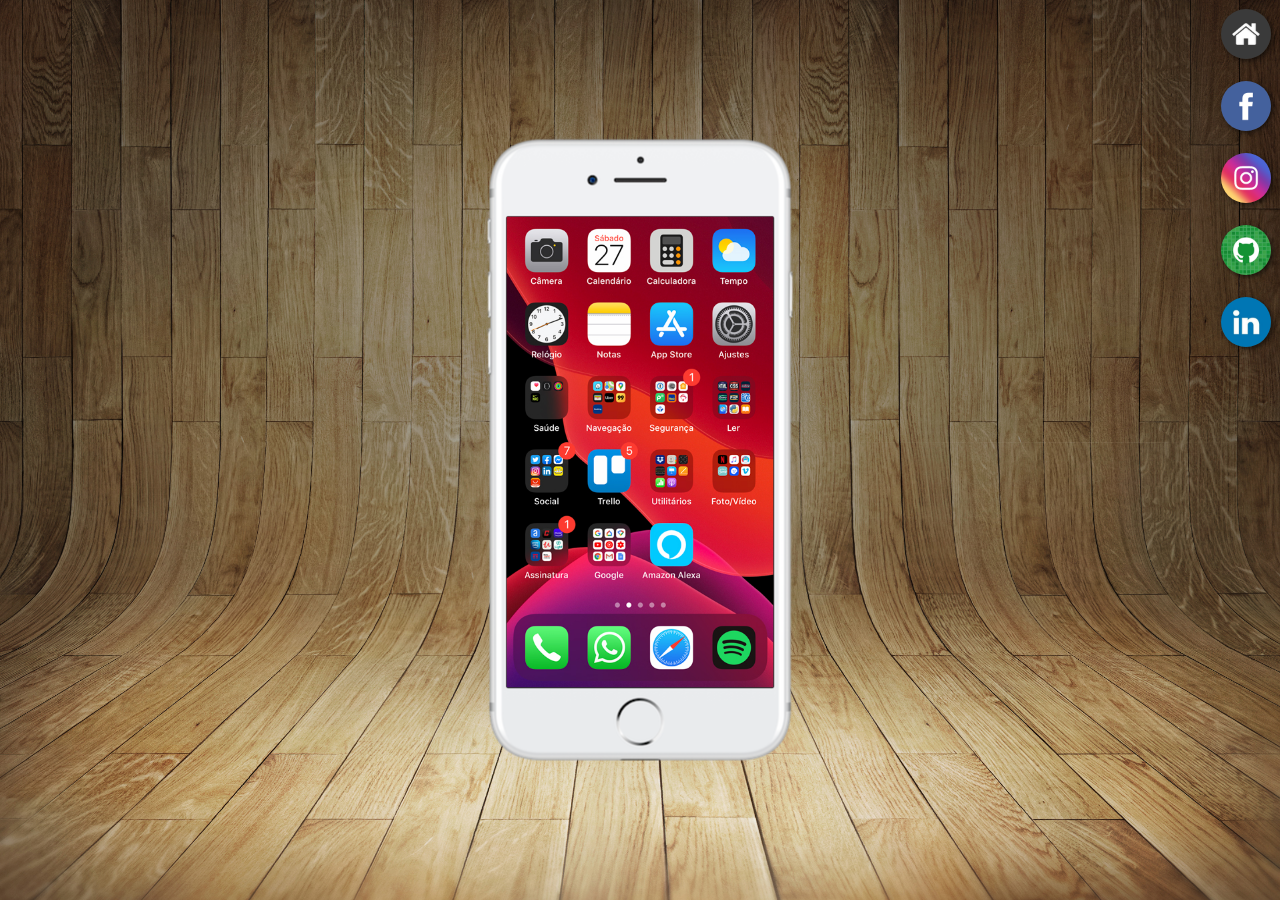
<file: index.html>
<!DOCTYPE html>
<html lang="pt-br">
<head>
    <meta charset="UTF-8">
    <meta http-equiv="X-UA-Compatible" content="IE=edge">
    <meta name="viewport" content="width=device-width, initial-scale=1.0">
    <link rel="shortcut icon" href="favicon.ico" type="image/x-icon">
    <link rel="stylesheet" href="estilos/style.css">
    <title>Projeto Redes Sociais</title>
</head>
<body>
    <main>
        <section id="celular">
            <iframe src="home.html" name="tela" id="tela" frameborder="0">
                Seu navegador não é compativel com isso.
            </iframe>
        </section>
        <section id="redes-sociais">
            <a href="home.html" target="tela"><img src="imagens/logo-home.jpg" alt="Home"></a><br>
            <a href="facebook.html" target="tela"><img src="imagens/logo-facebook.jpg" alt="Facebook"></a><br>
            <a href="instagram.html" target="tela"><img src="imagens/logo-instagram.jpg" alt="Instagram"></a><br>
            <a href="github.html" target="tela"><img src="imagens/logo-github.jpg" alt="GitHub"></a><br>
            <a href="#" target="tela"><img src="imagens/logo-linkedin.jpg" alt="LinkedIn"></a>
        </section>
    </main>
</body>
</html>
</file>
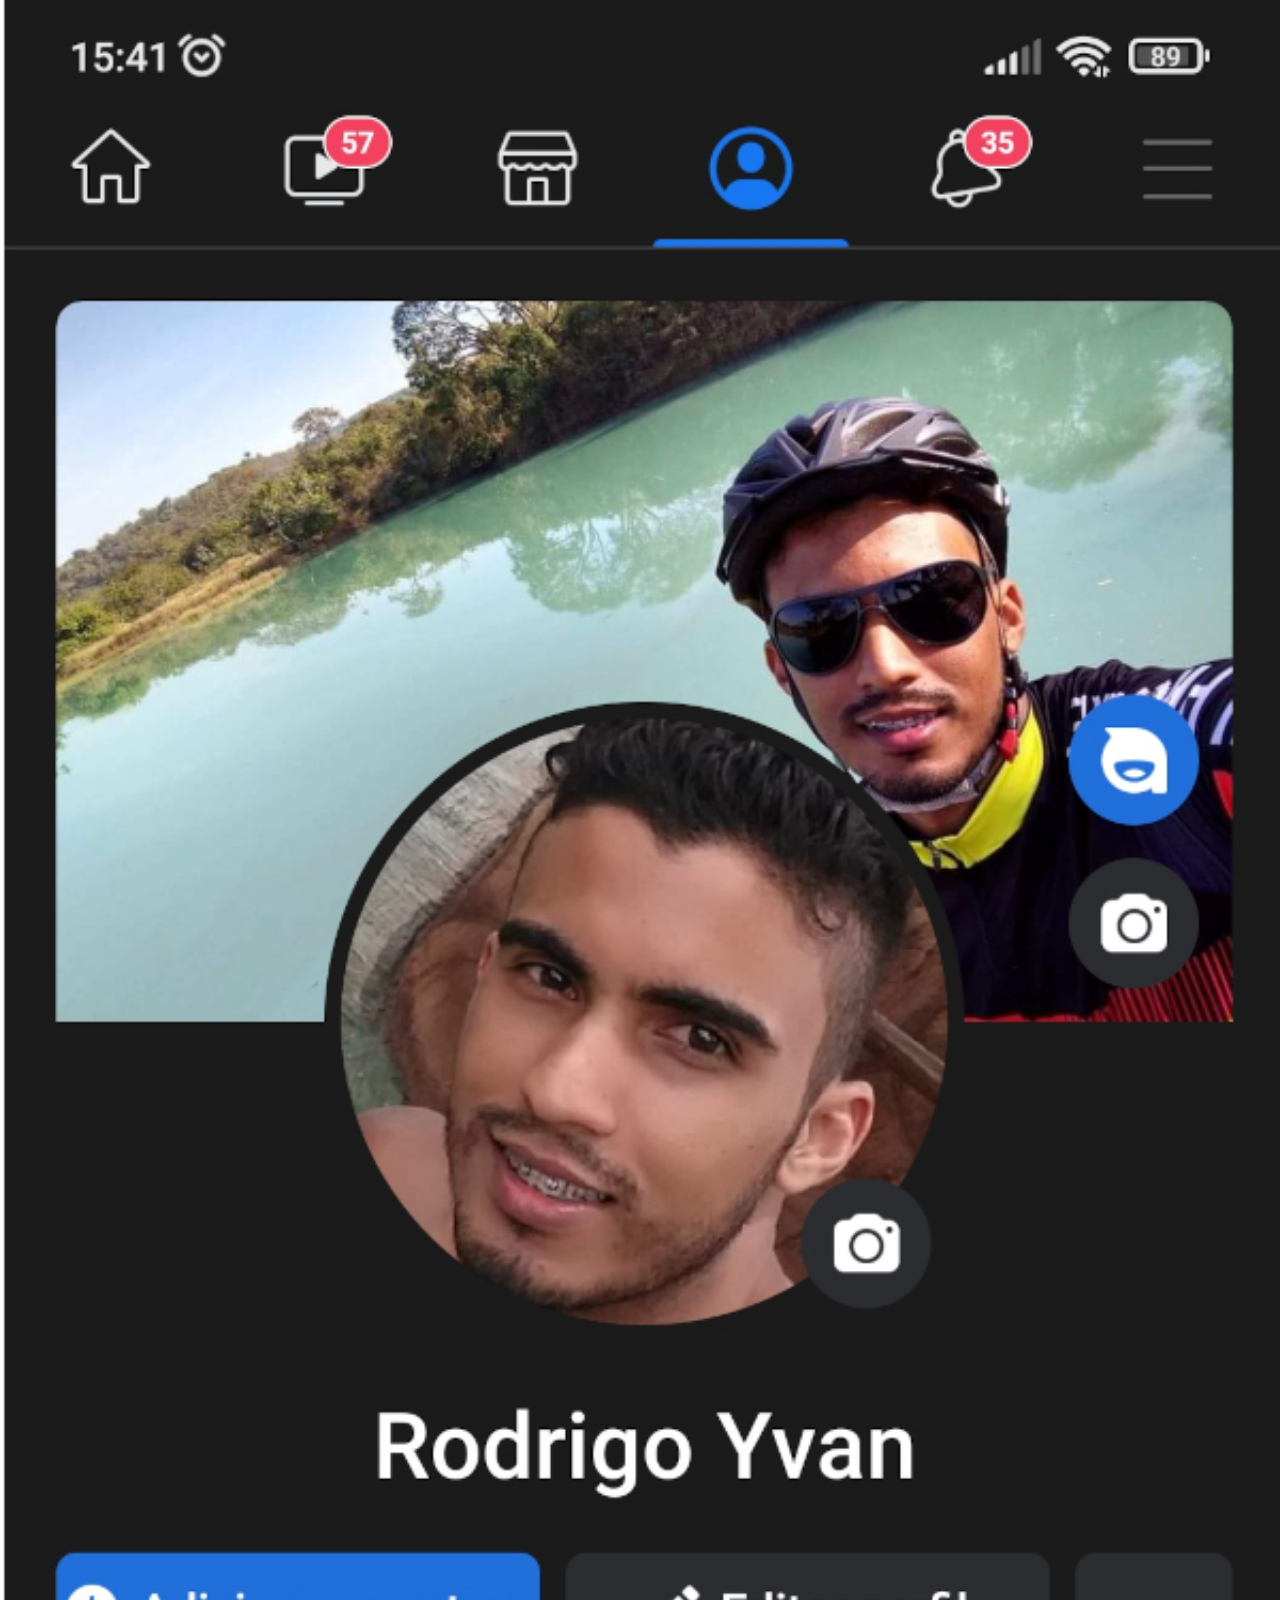
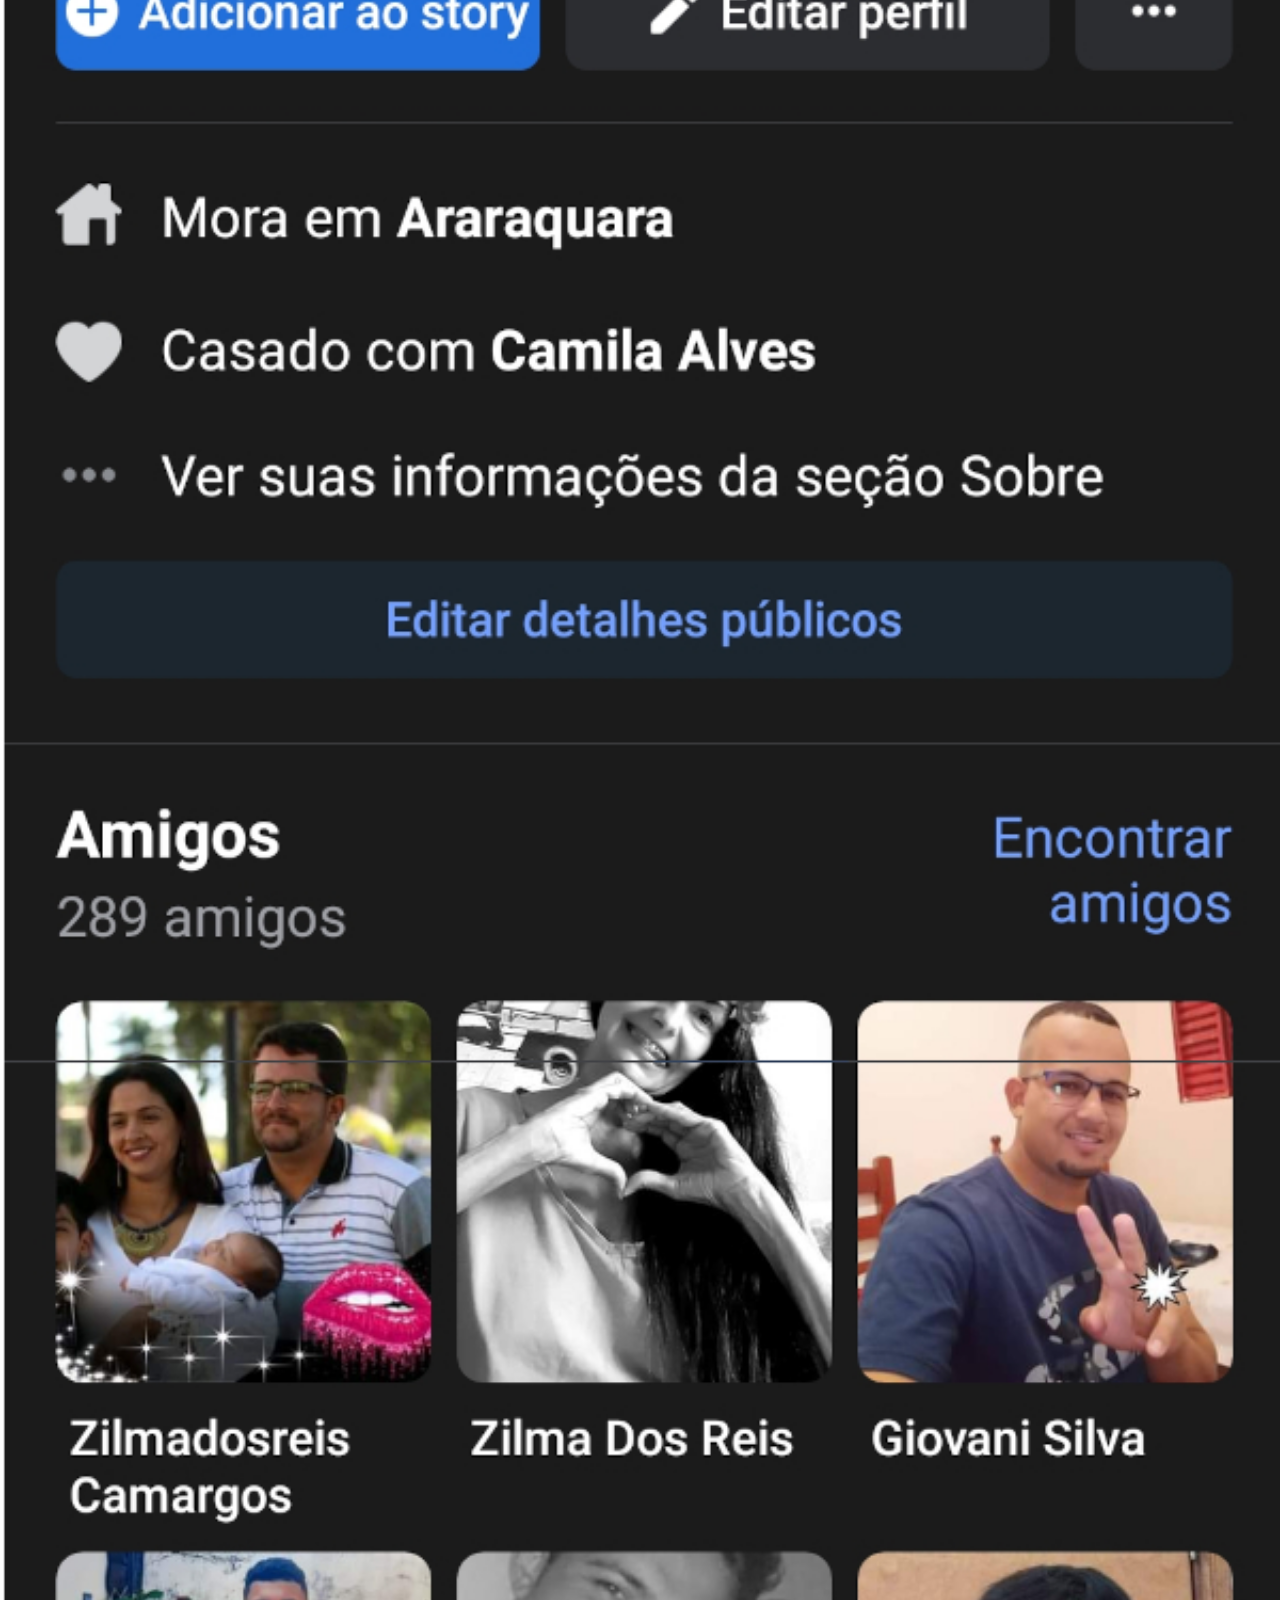
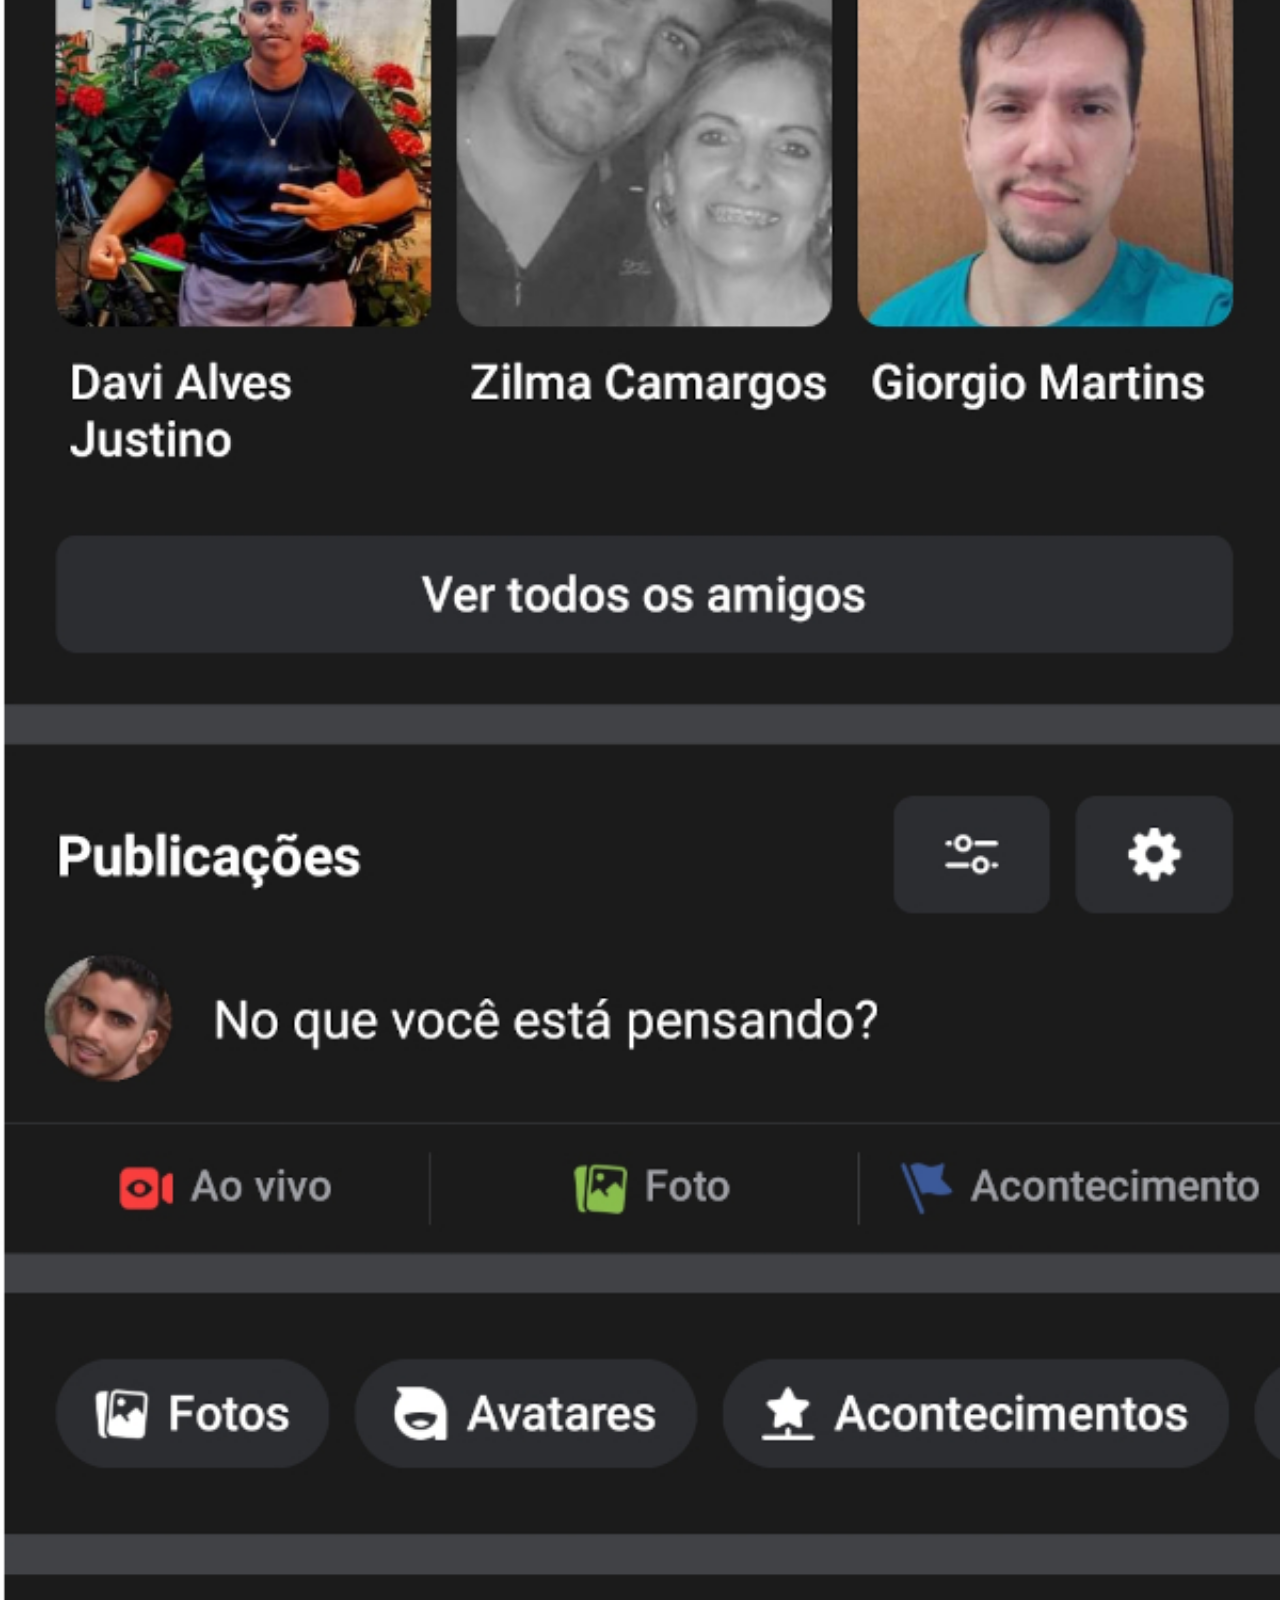
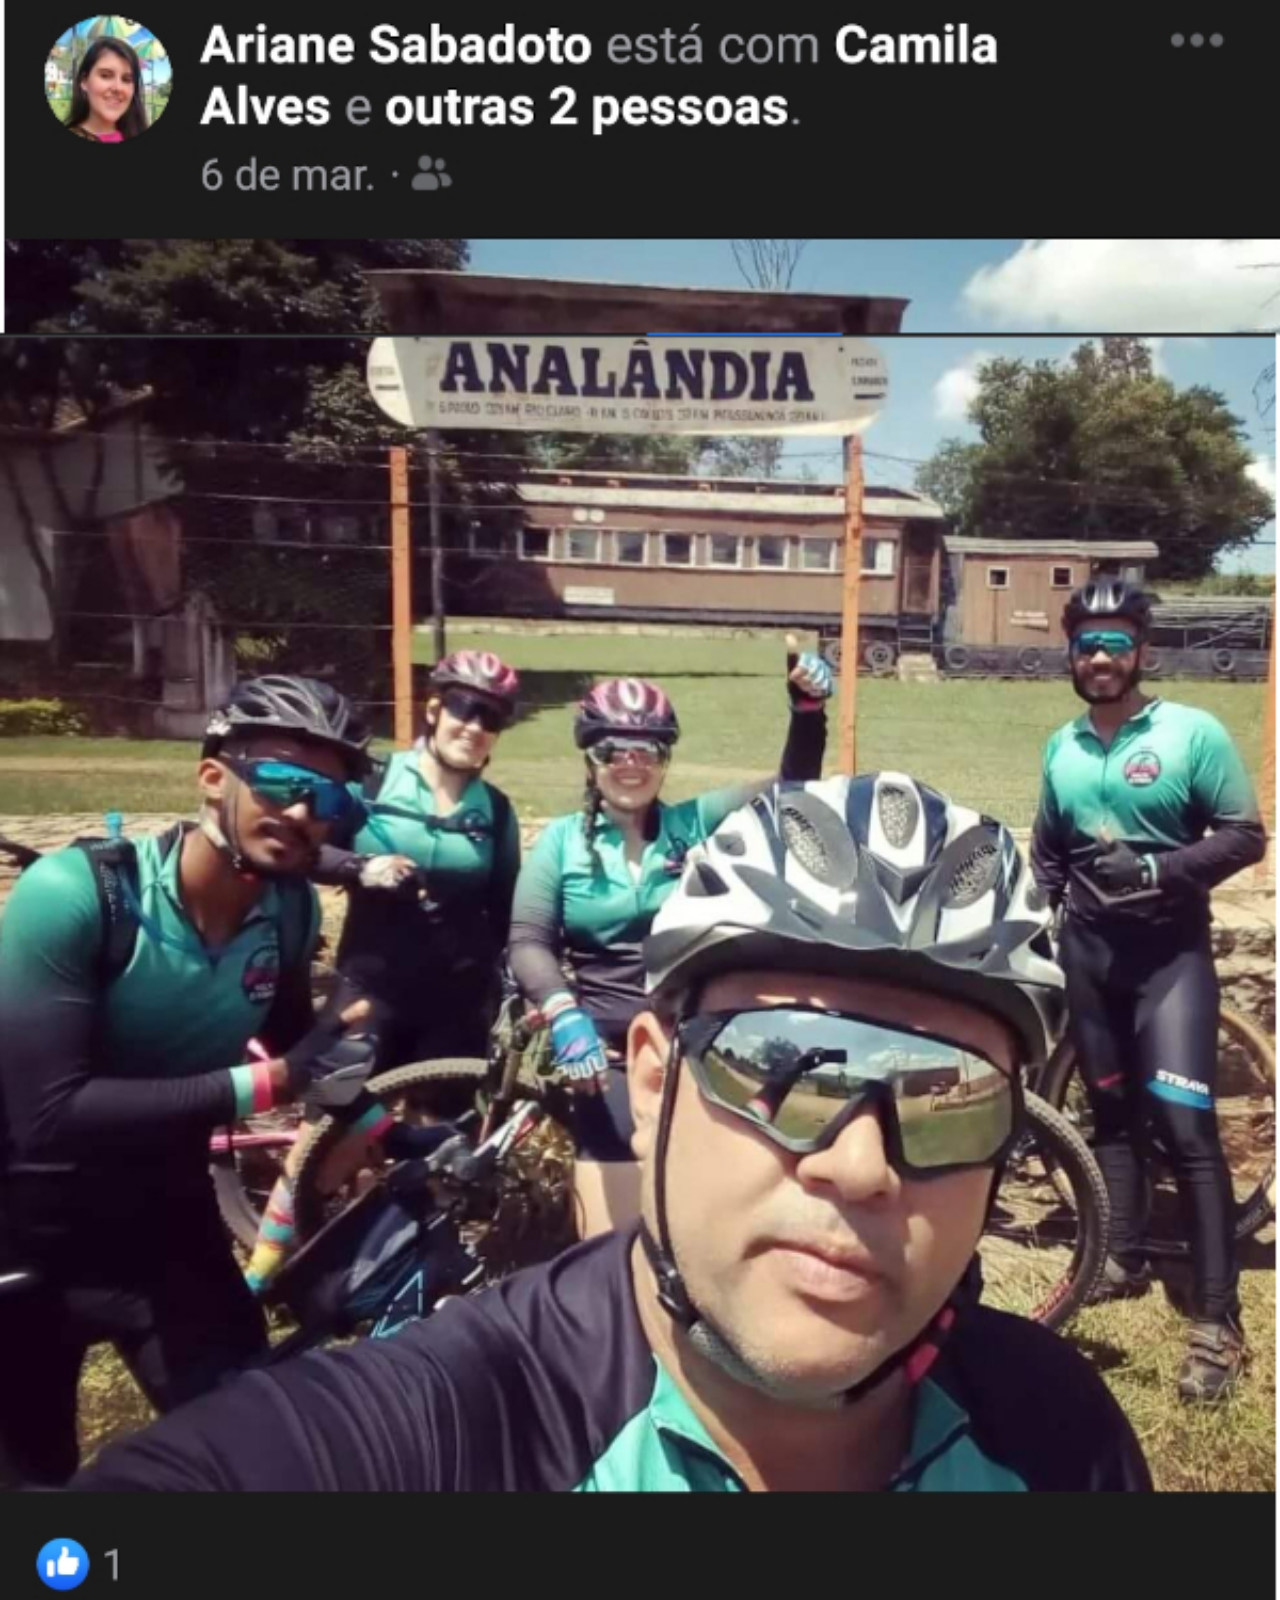
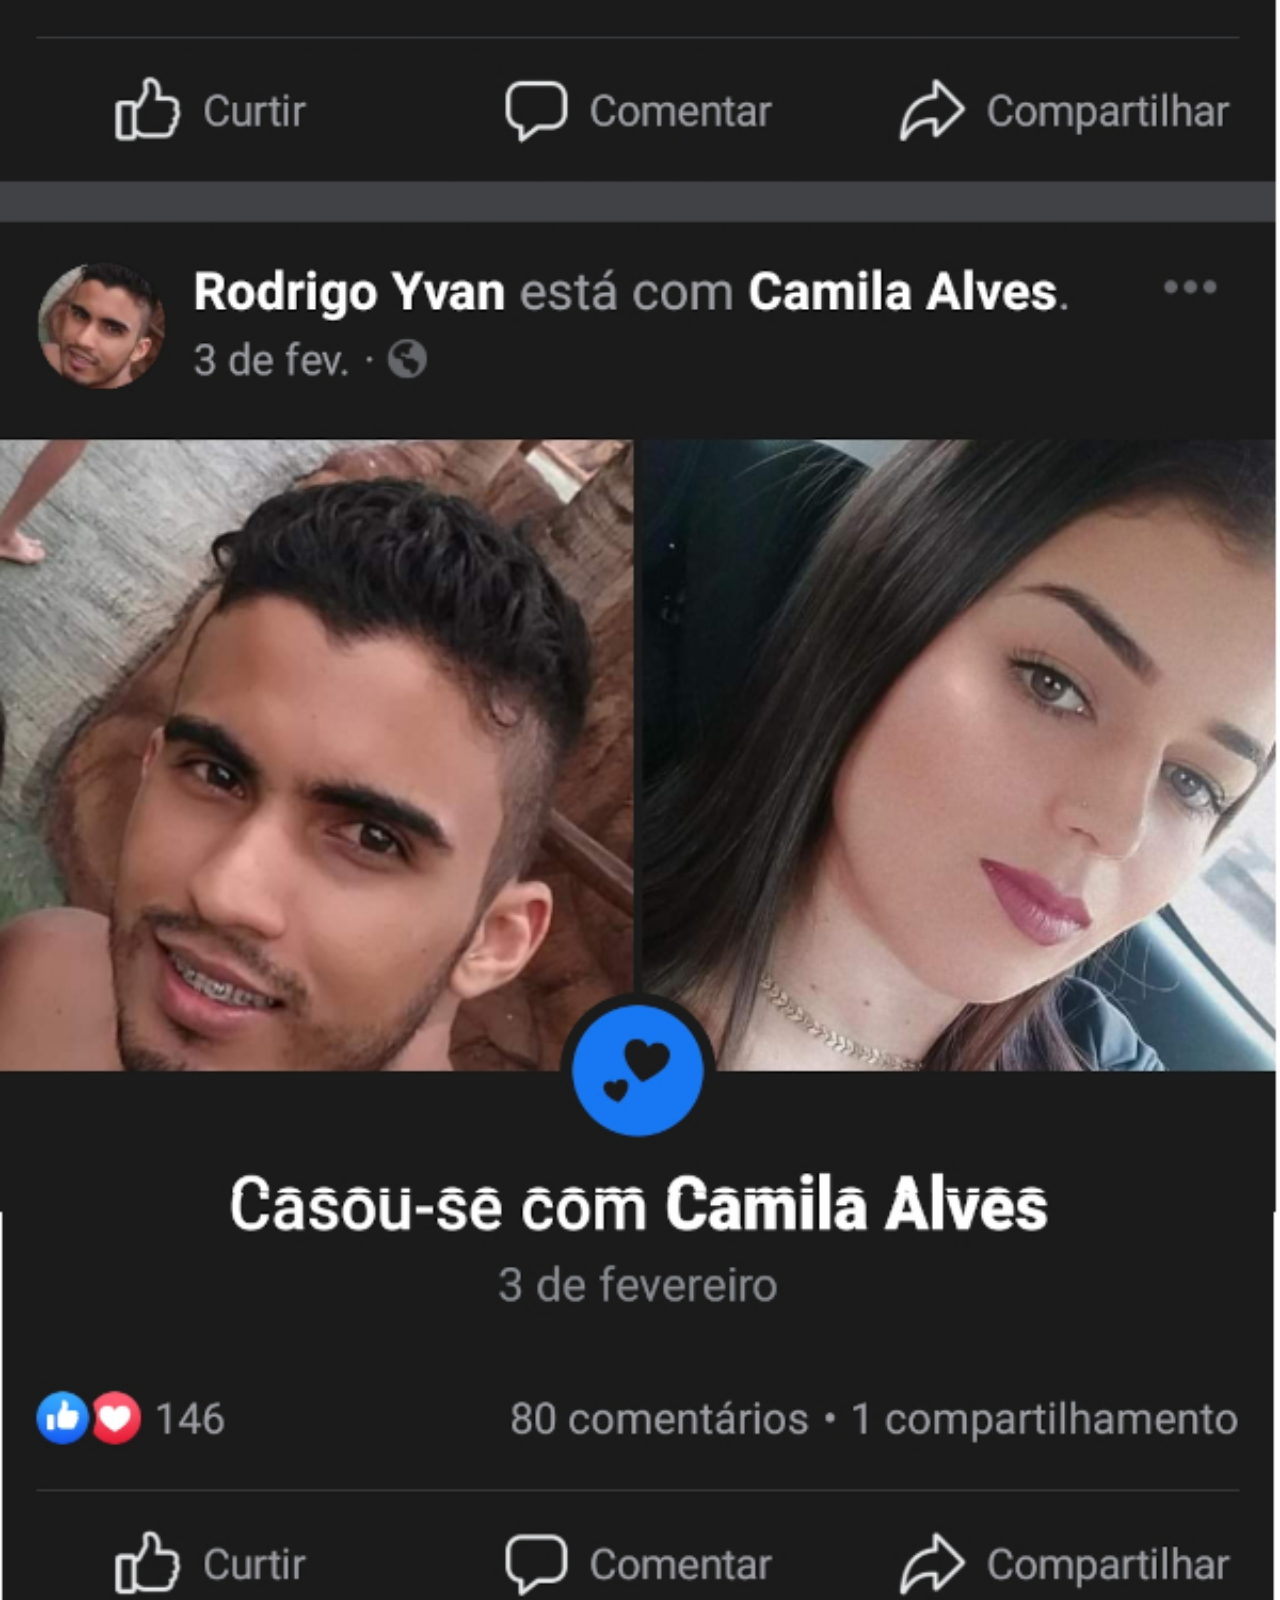
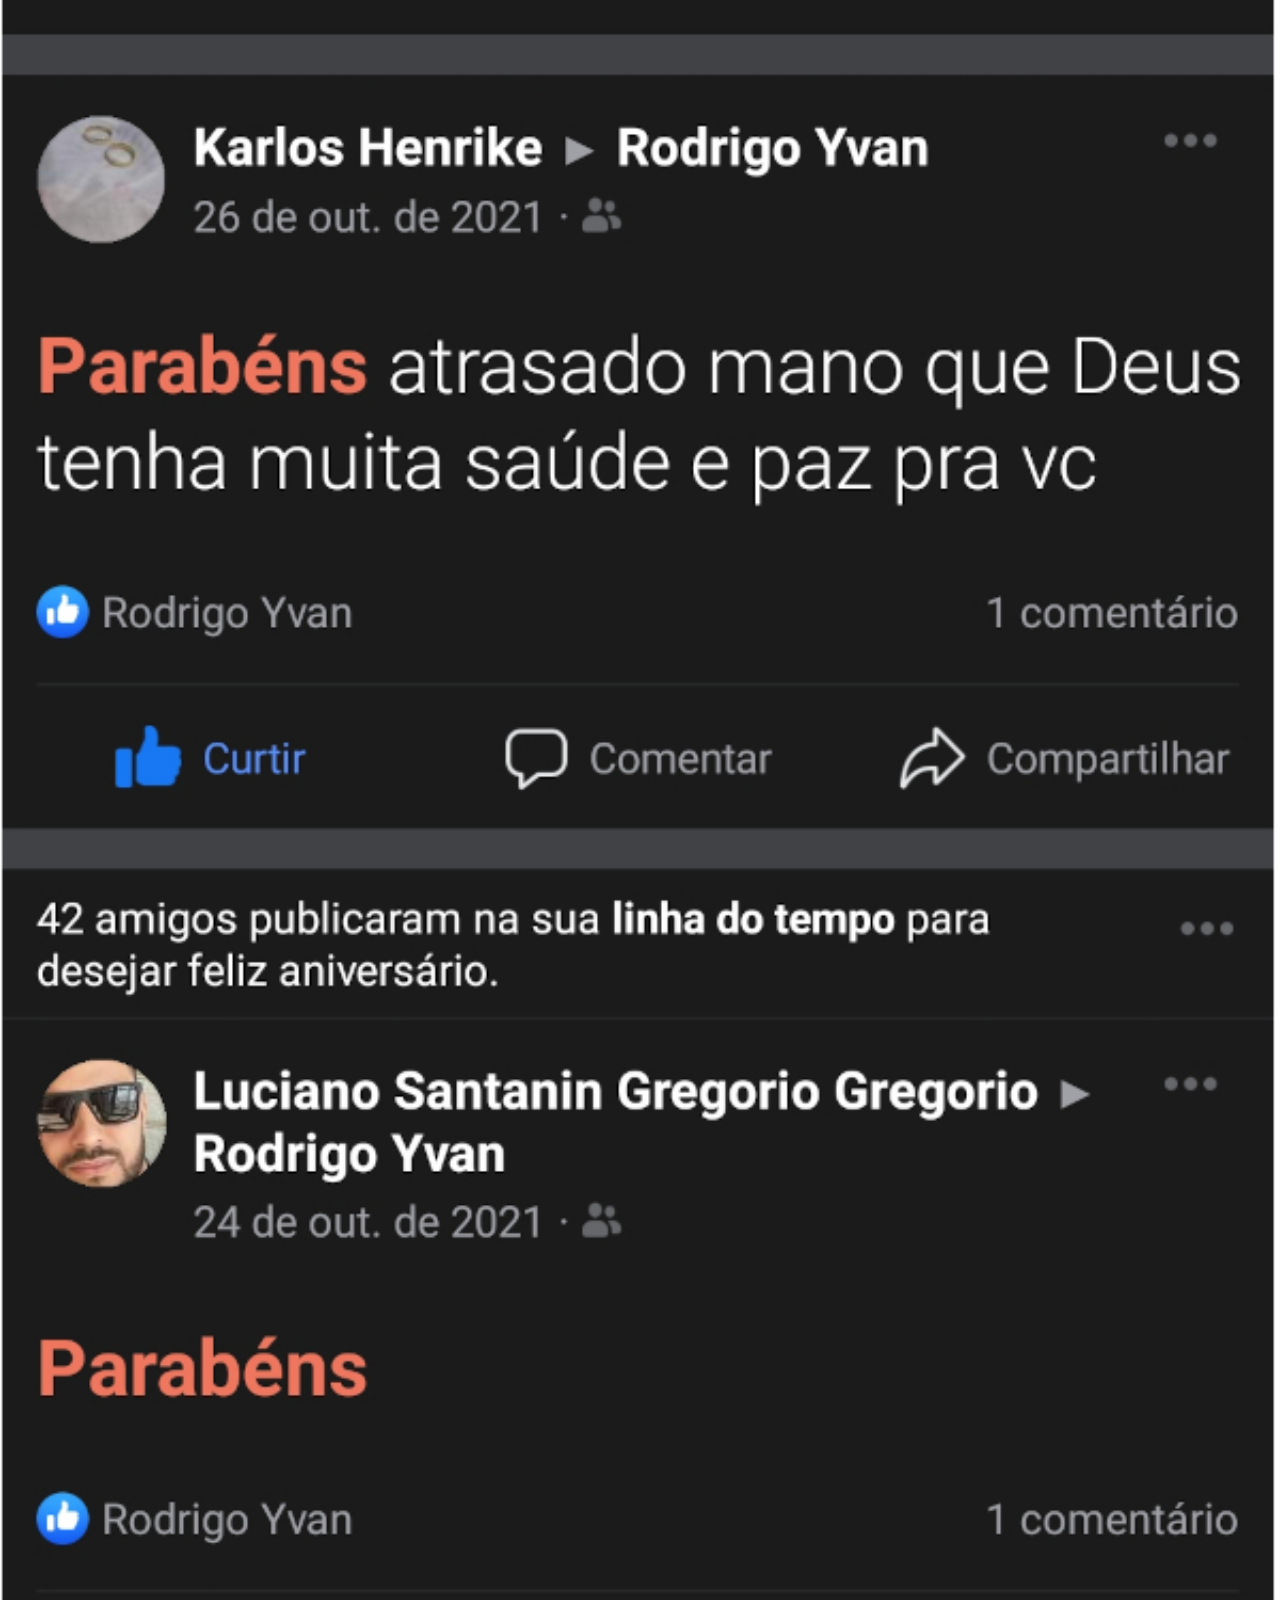
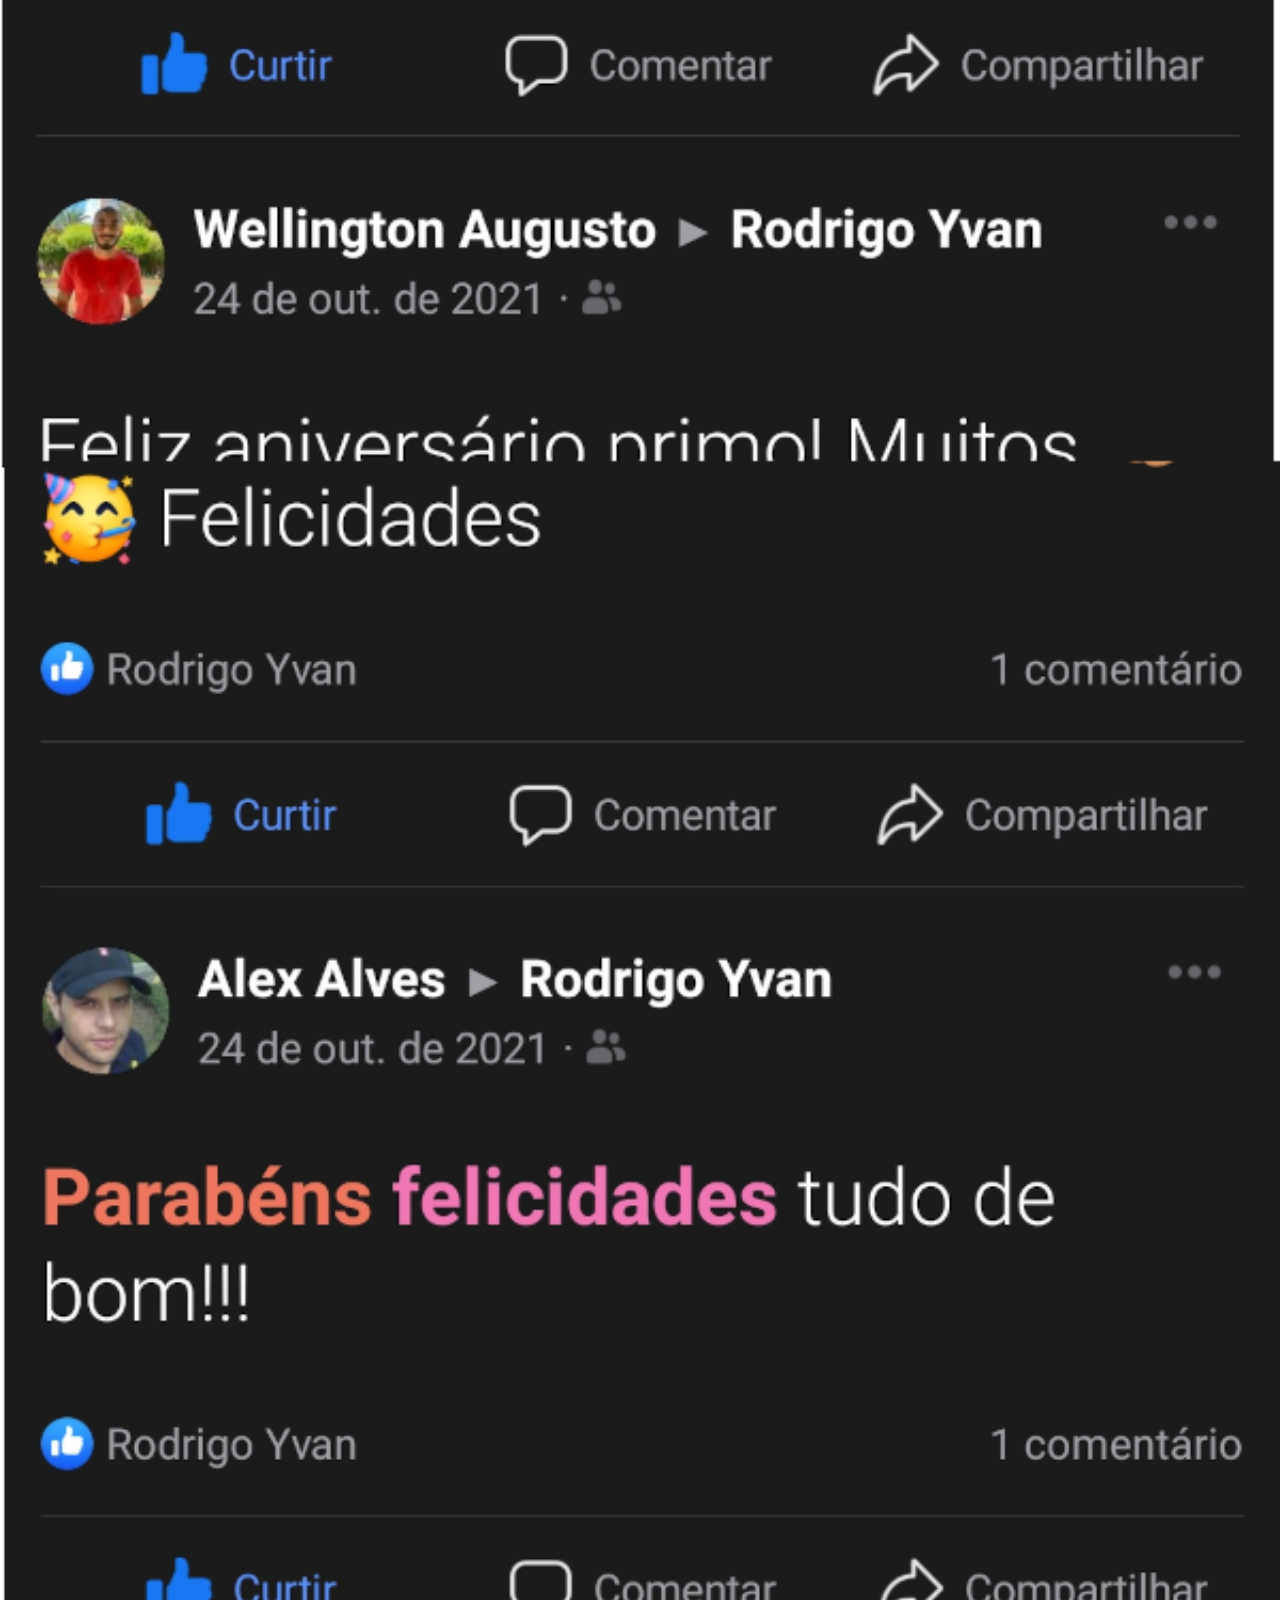
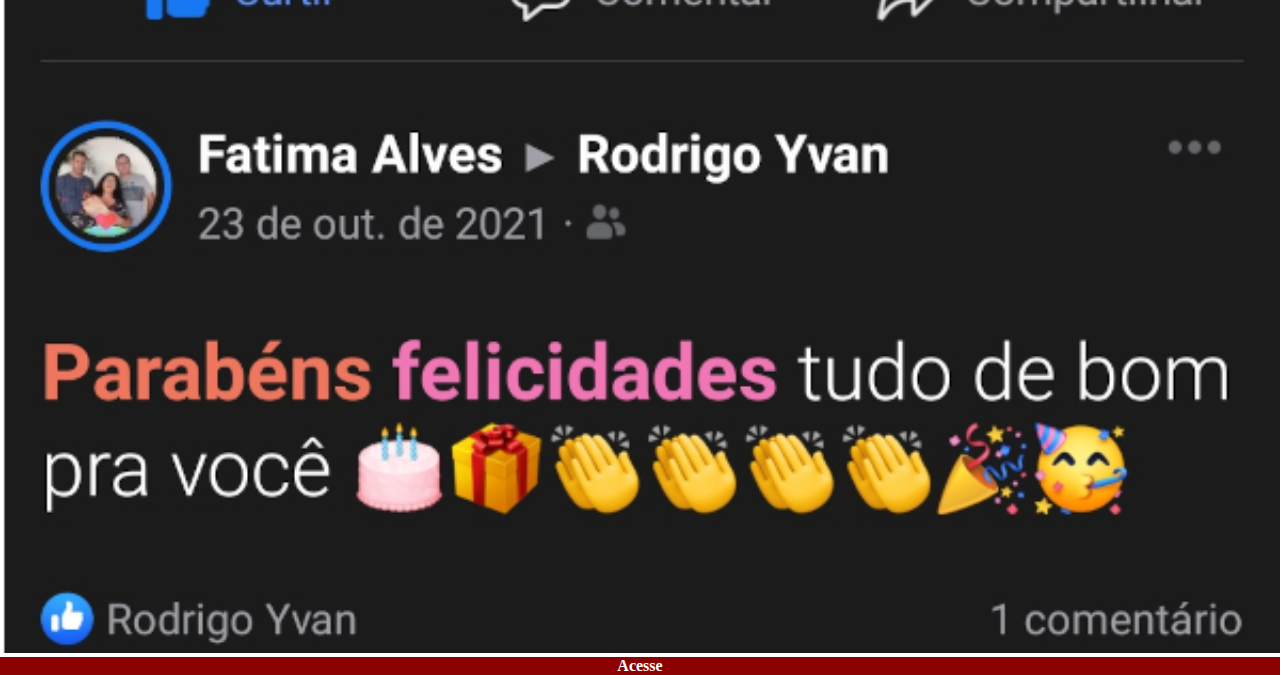
<file: facebook.html>
<!DOCTYPE html>
<html lang="pt-br">
<head>
    <meta charset="UTF-8">
    <meta http-equiv="X-UA-Compatible" content="IE=edge">
    <meta name="viewport" content="width=device-width, initial-scale=1.0">
    <link rel="stylesheet" href="redes.css">
    <title>Facebook</title>
</head>
<body>
    <img src="imagens/tela-face1.jpg" alt="Facebook">
    <a href="https://www.facebook.com/rodrigo.yvan.98/" target="_blank">Acesse</a>
</body>
</html>
</file>
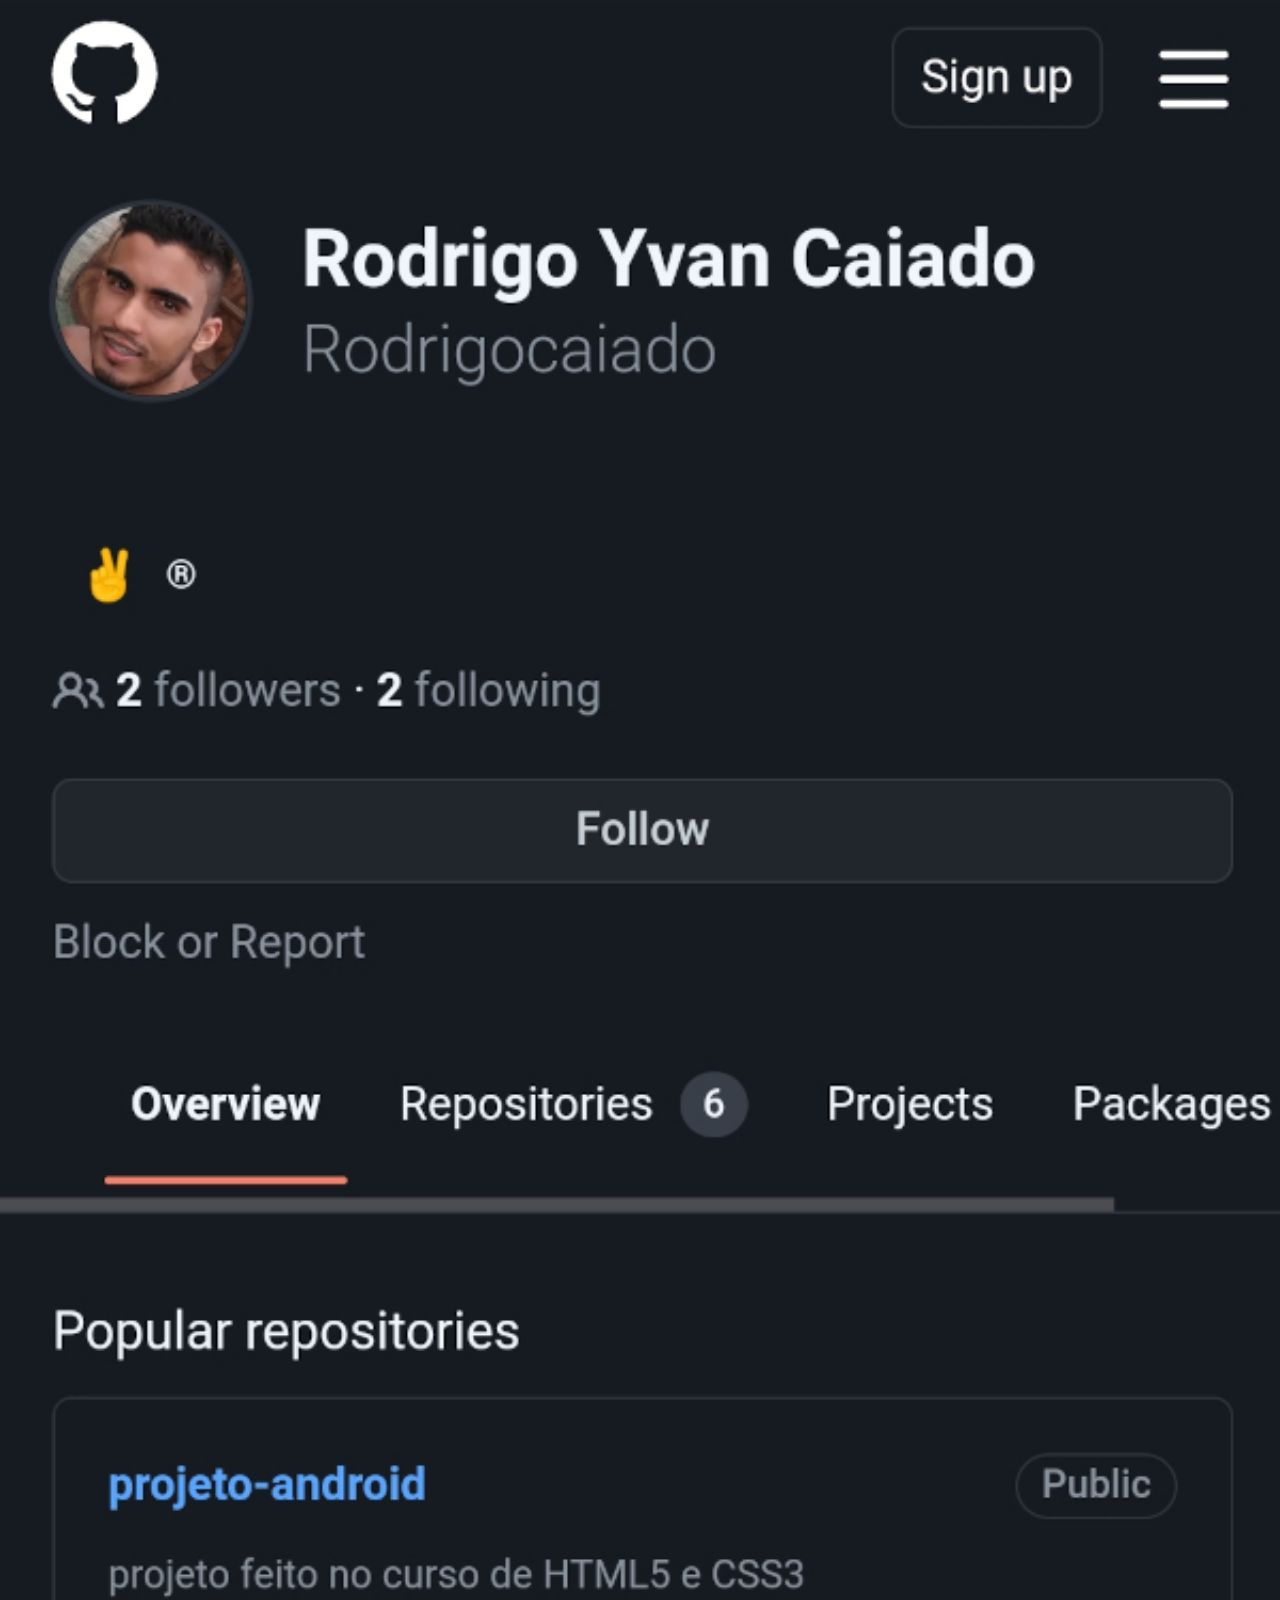
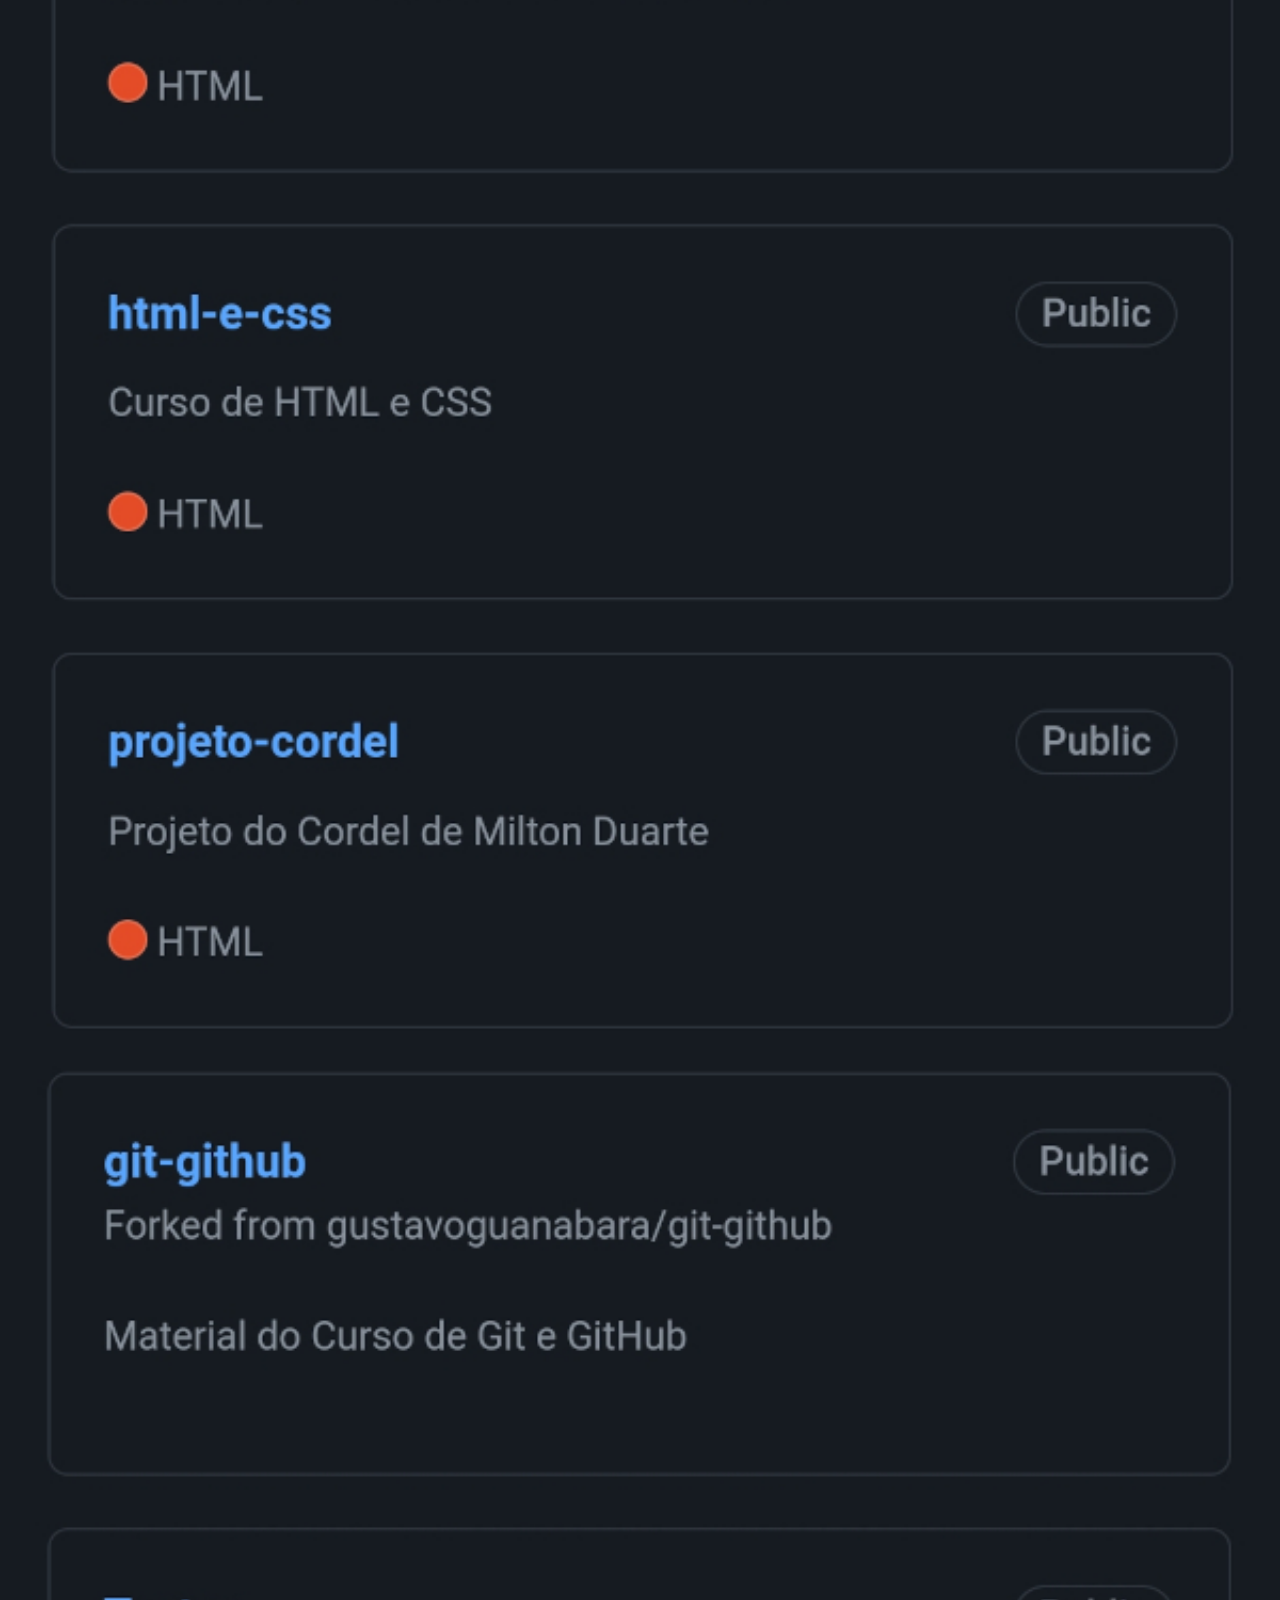
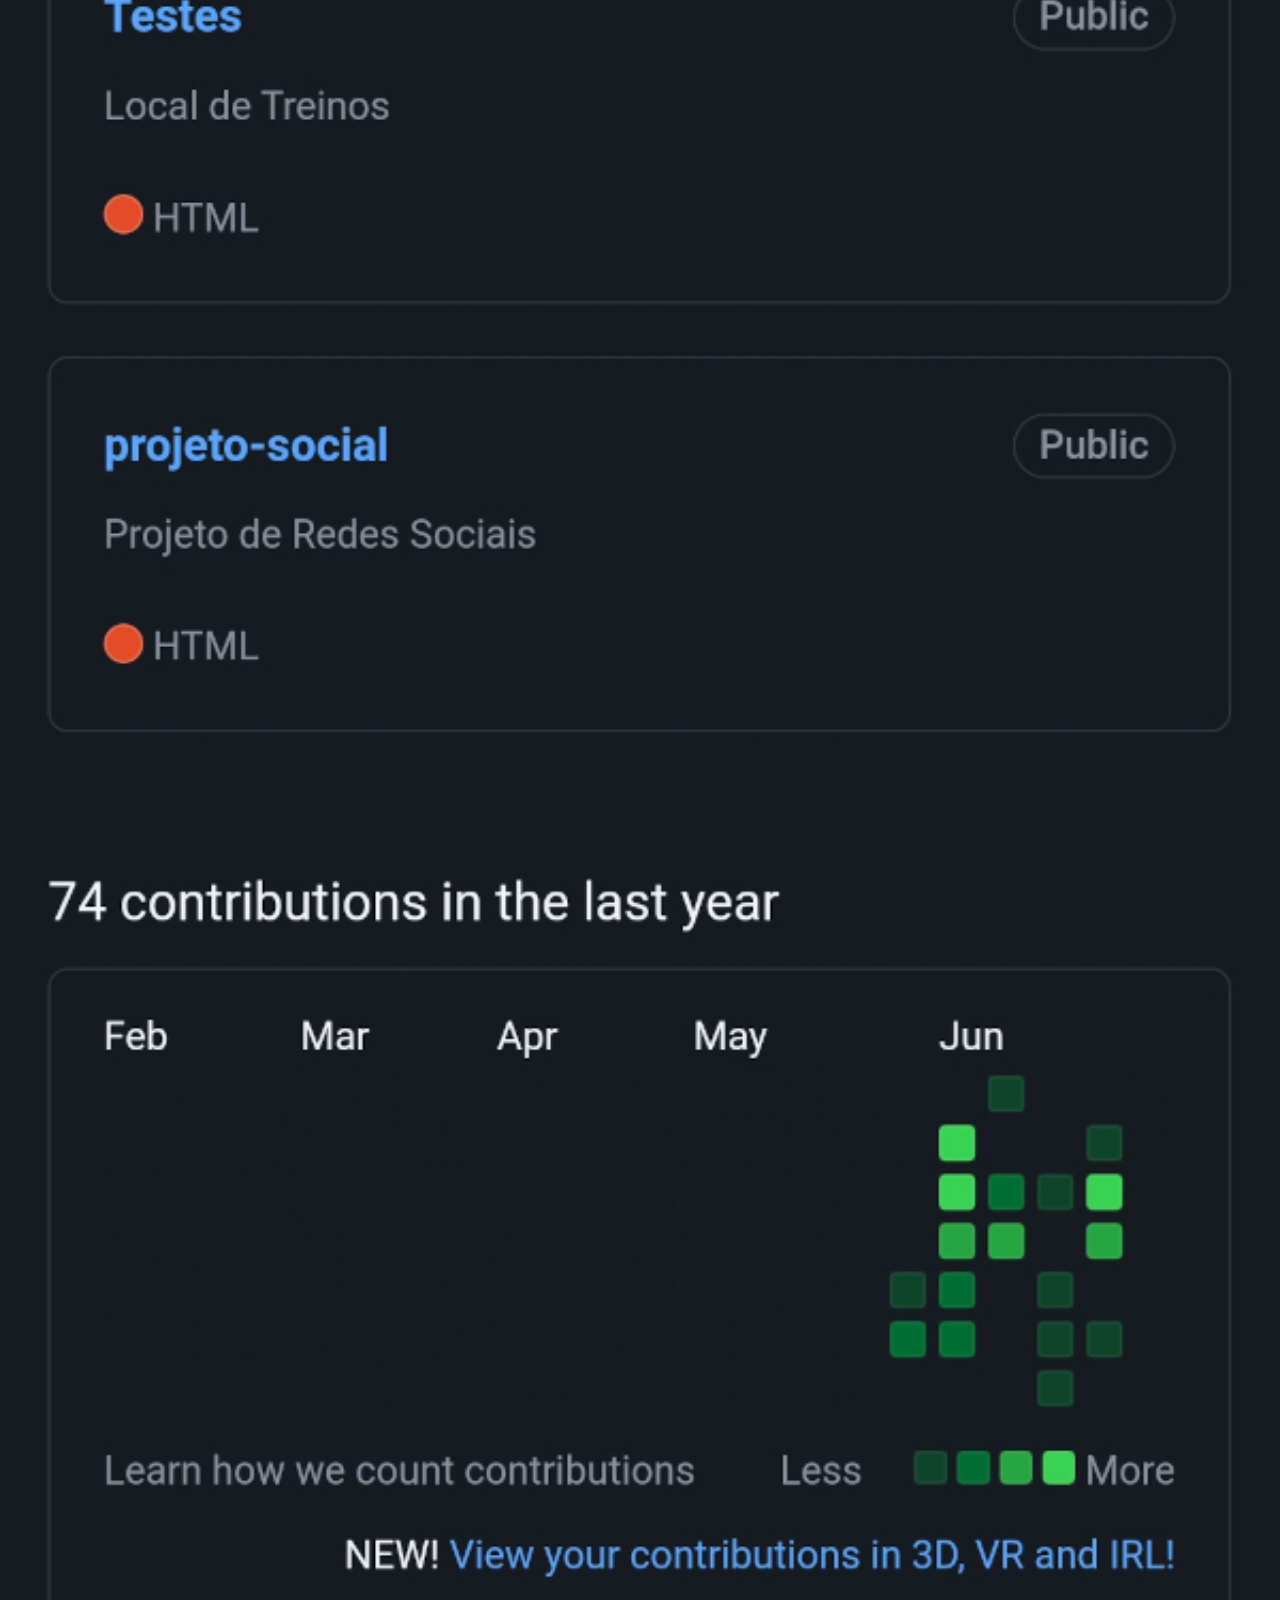
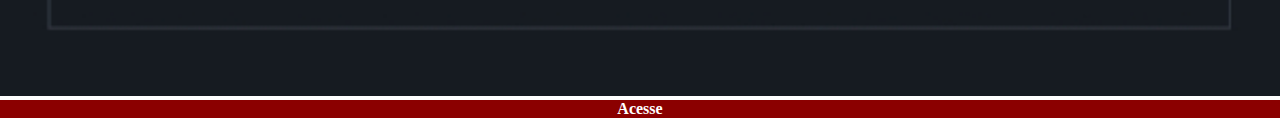
<file: github.html>
<!DOCTYPE html>
<html lang="pt-br">
<head>
    <meta charset="UTF-8">
    <meta http-equiv="X-UA-Compatible" content="IE=edge">
    <meta name="viewport" content="width=device-width, initial-scale=1.0">
    <link rel="stylesheet" href="redes.css">
    <title>Github</title>    
</head>
<body>
    <img src="imagens/tela-github1.jpg" alt="Github">
    <a href="https://github.com/rodrigocaiado" target="_blank">Acesse</a>
</body>
</html>
</file>
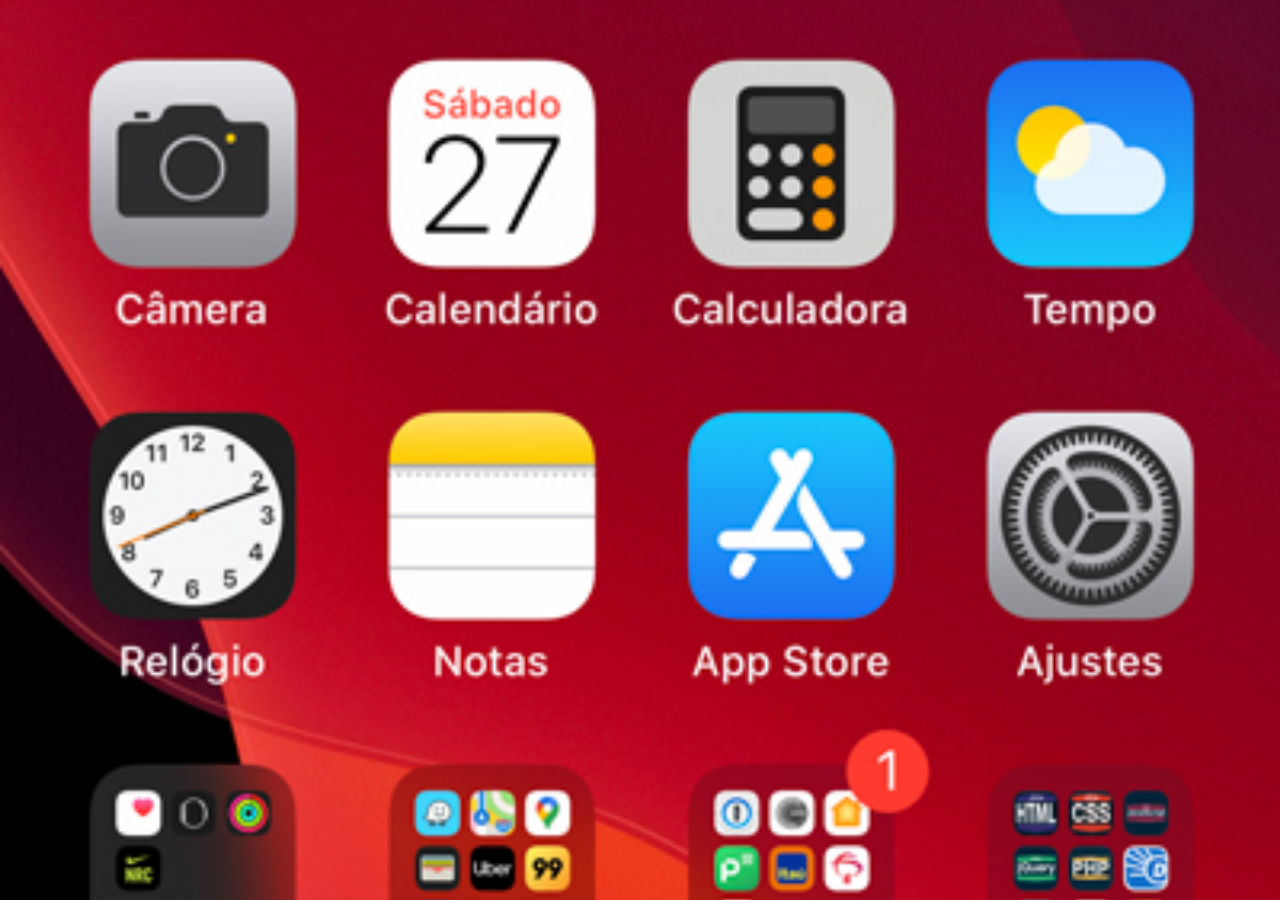
<file: home.html>
<!DOCTYPE html>
<html lang="pt-br">
<head>
    <meta charset="UTF-8">
    <meta http-equiv="X-UA-Compatible" content="IE=edge">
    <meta name="viewport" content="width=device-width, initial-scale=1.0">
    <title>Home</title>
</head>
<style>
    *{
        margin: 0px;
        padding: 0px;
    }

    body{
        height: 100vh;
        width: 100vw;
        background: black url('imagens/tela-home.jpg') no-repeat top center / cover;
    }
</style>
<body>
    
</body>
</html>
</file>
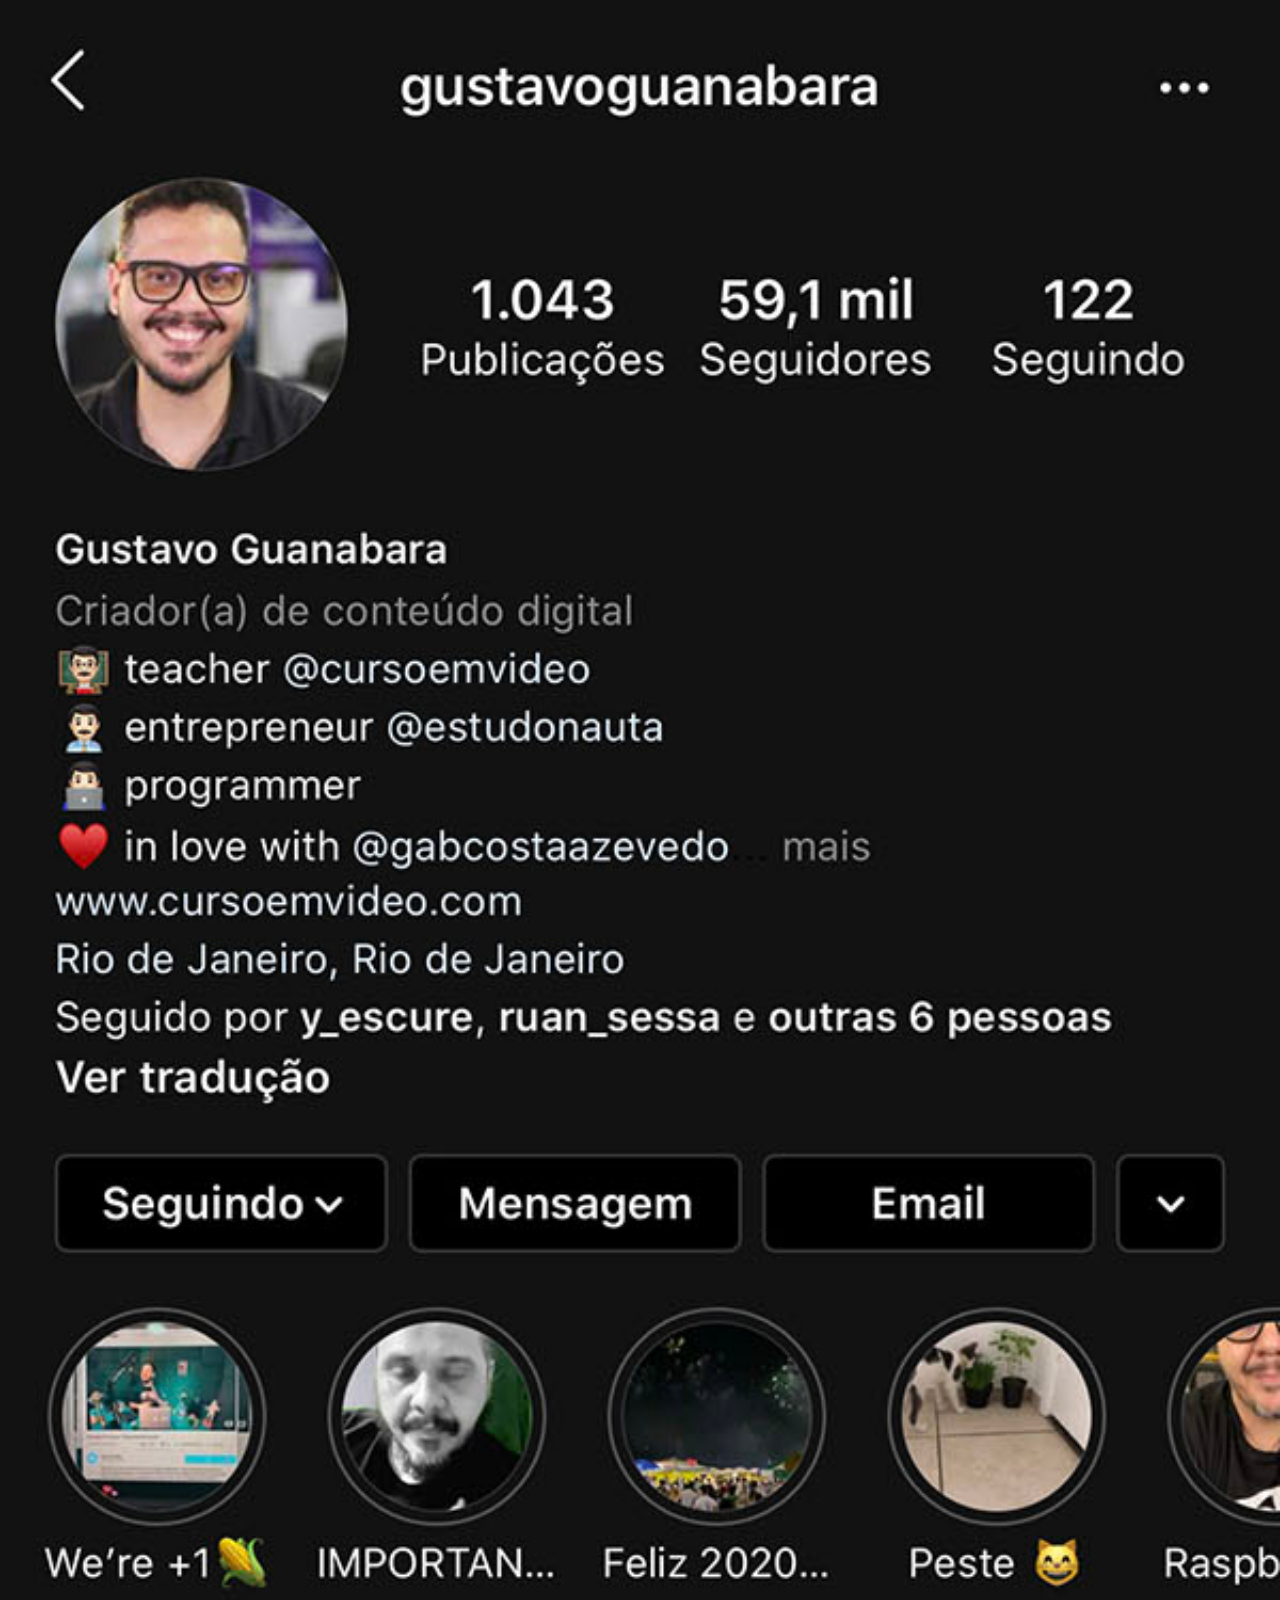
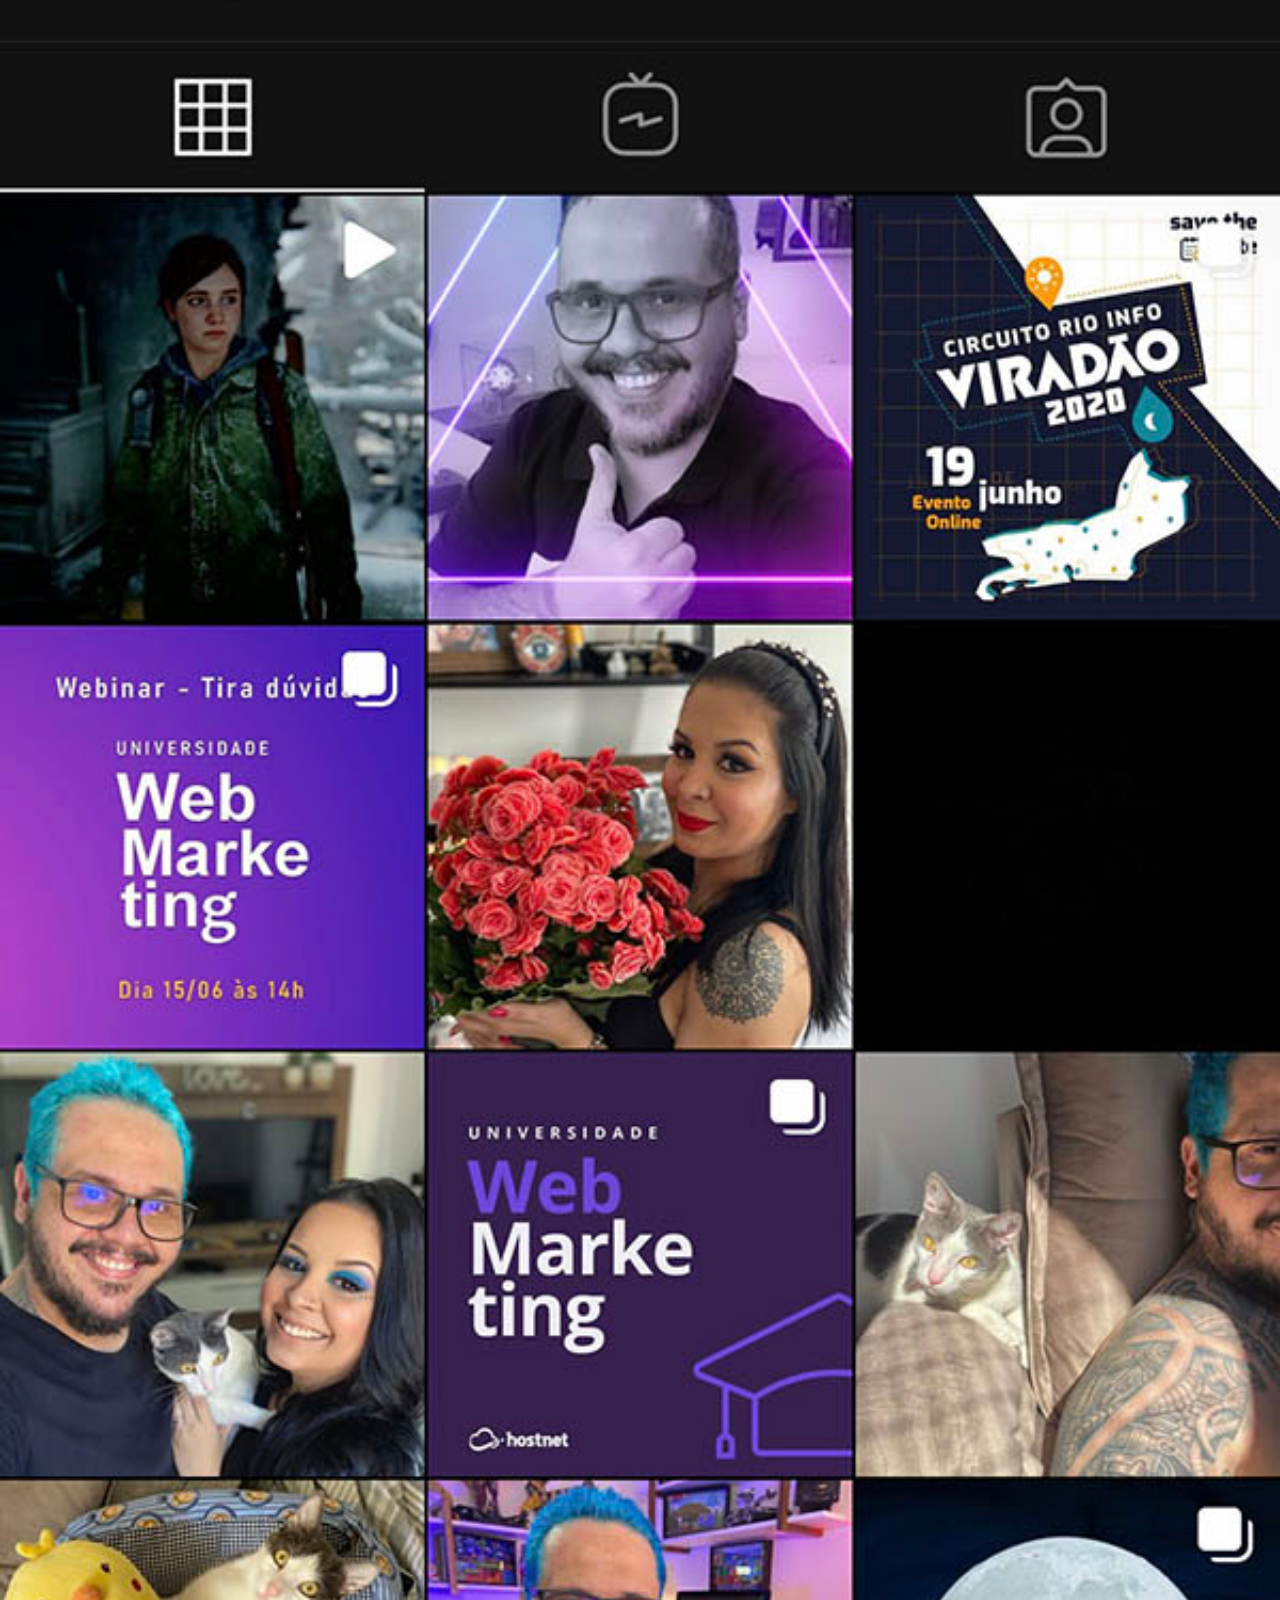
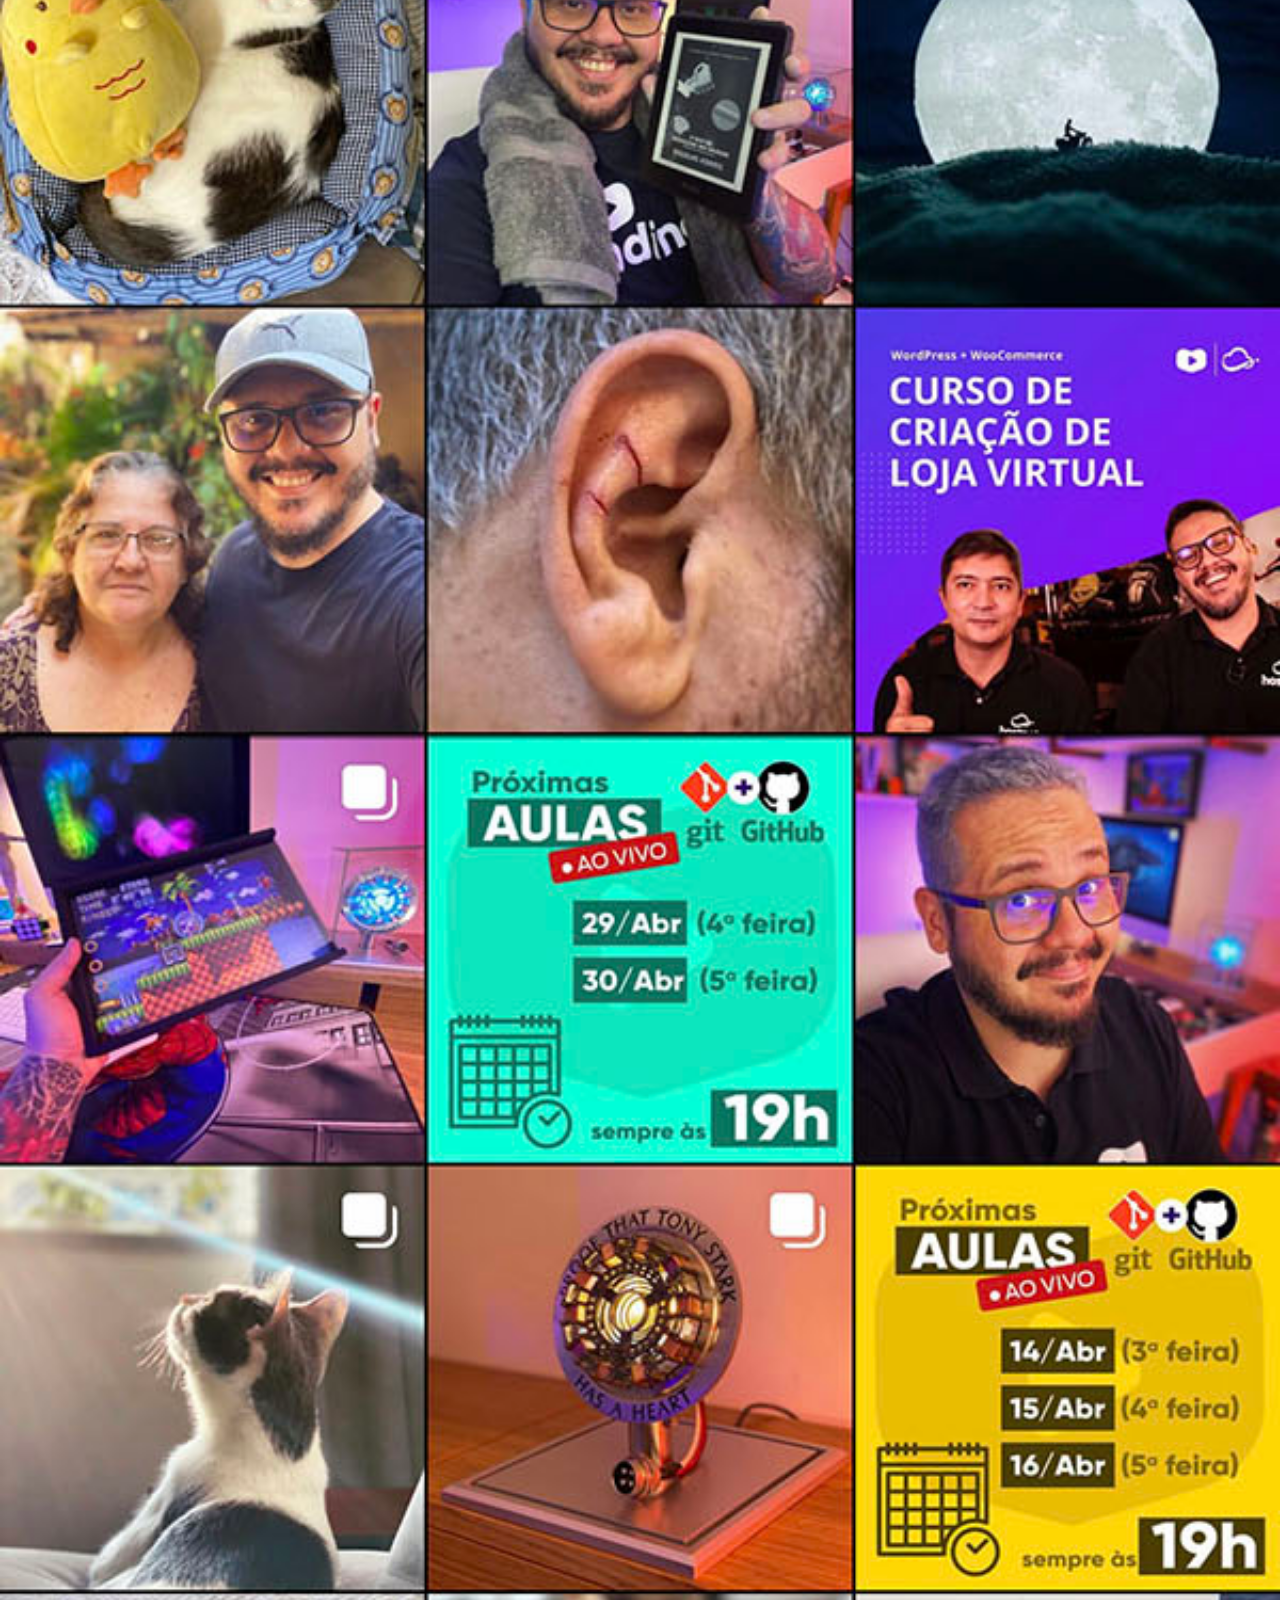
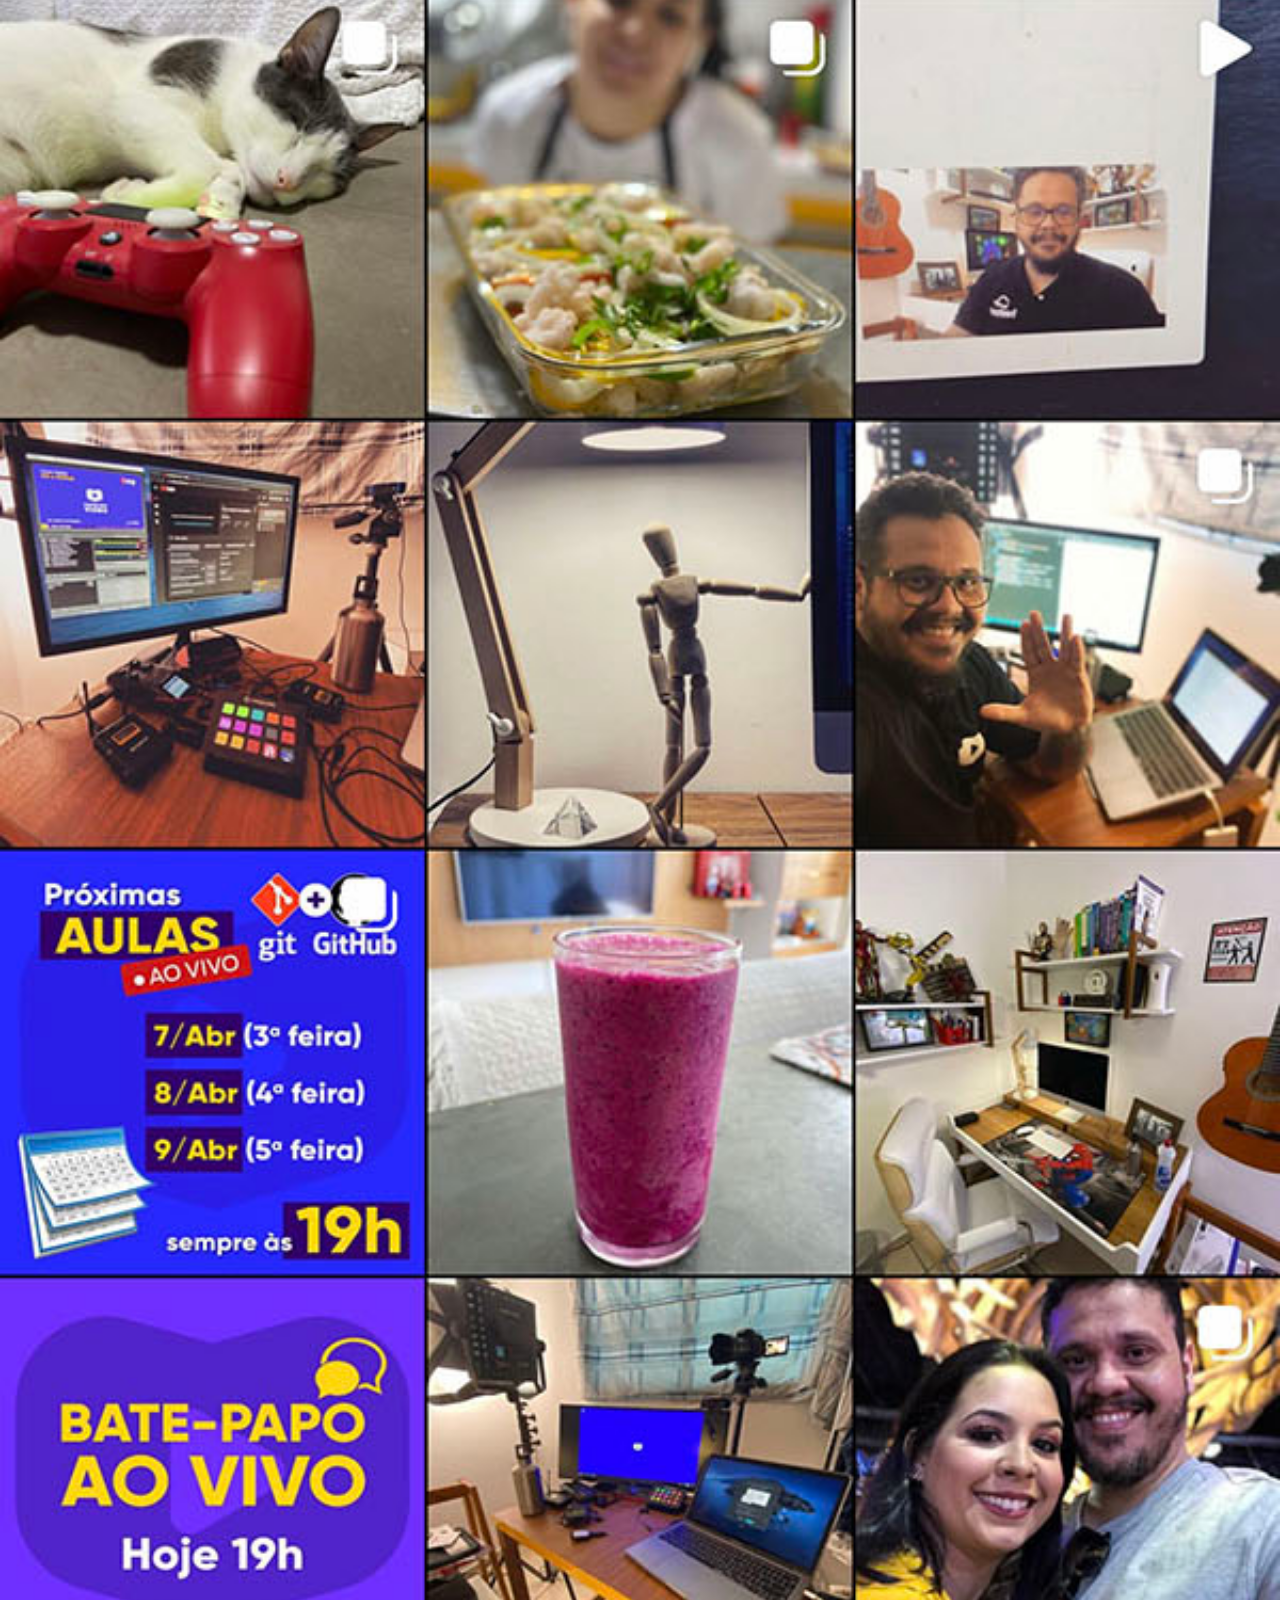
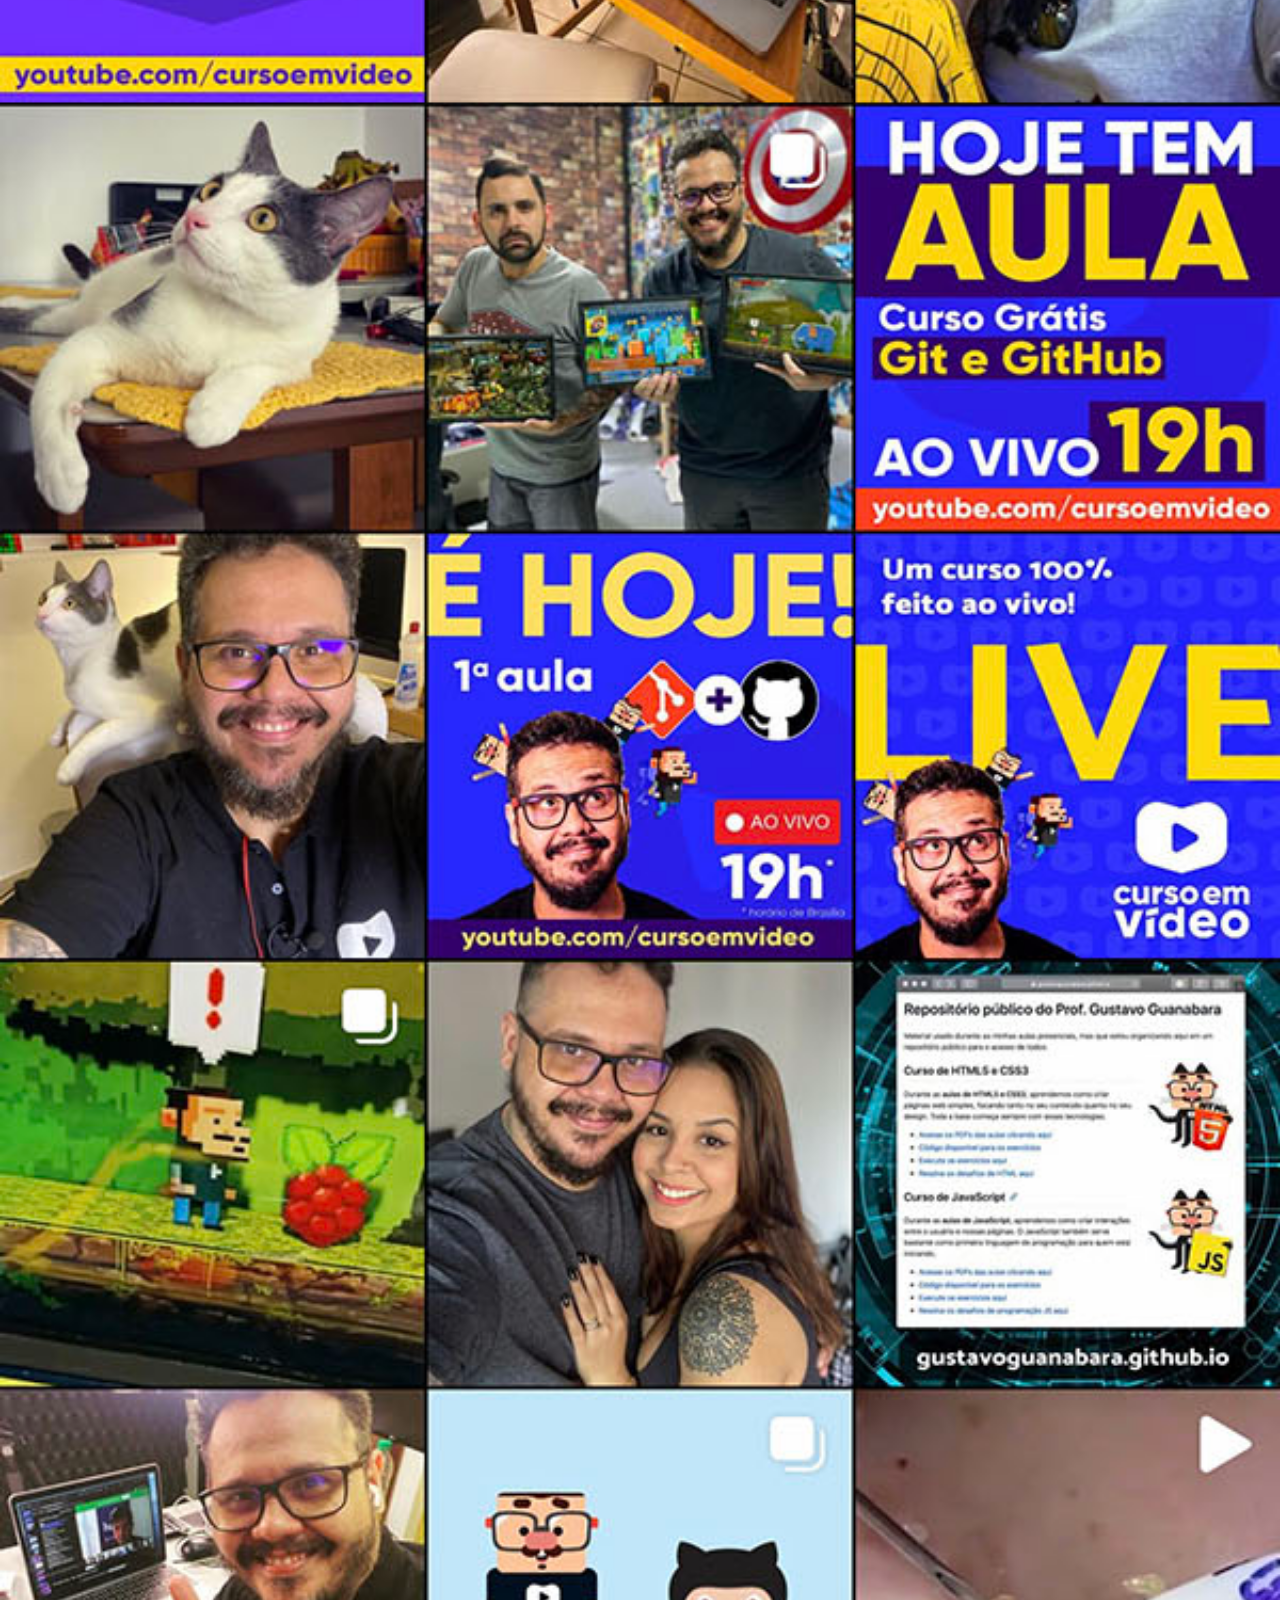
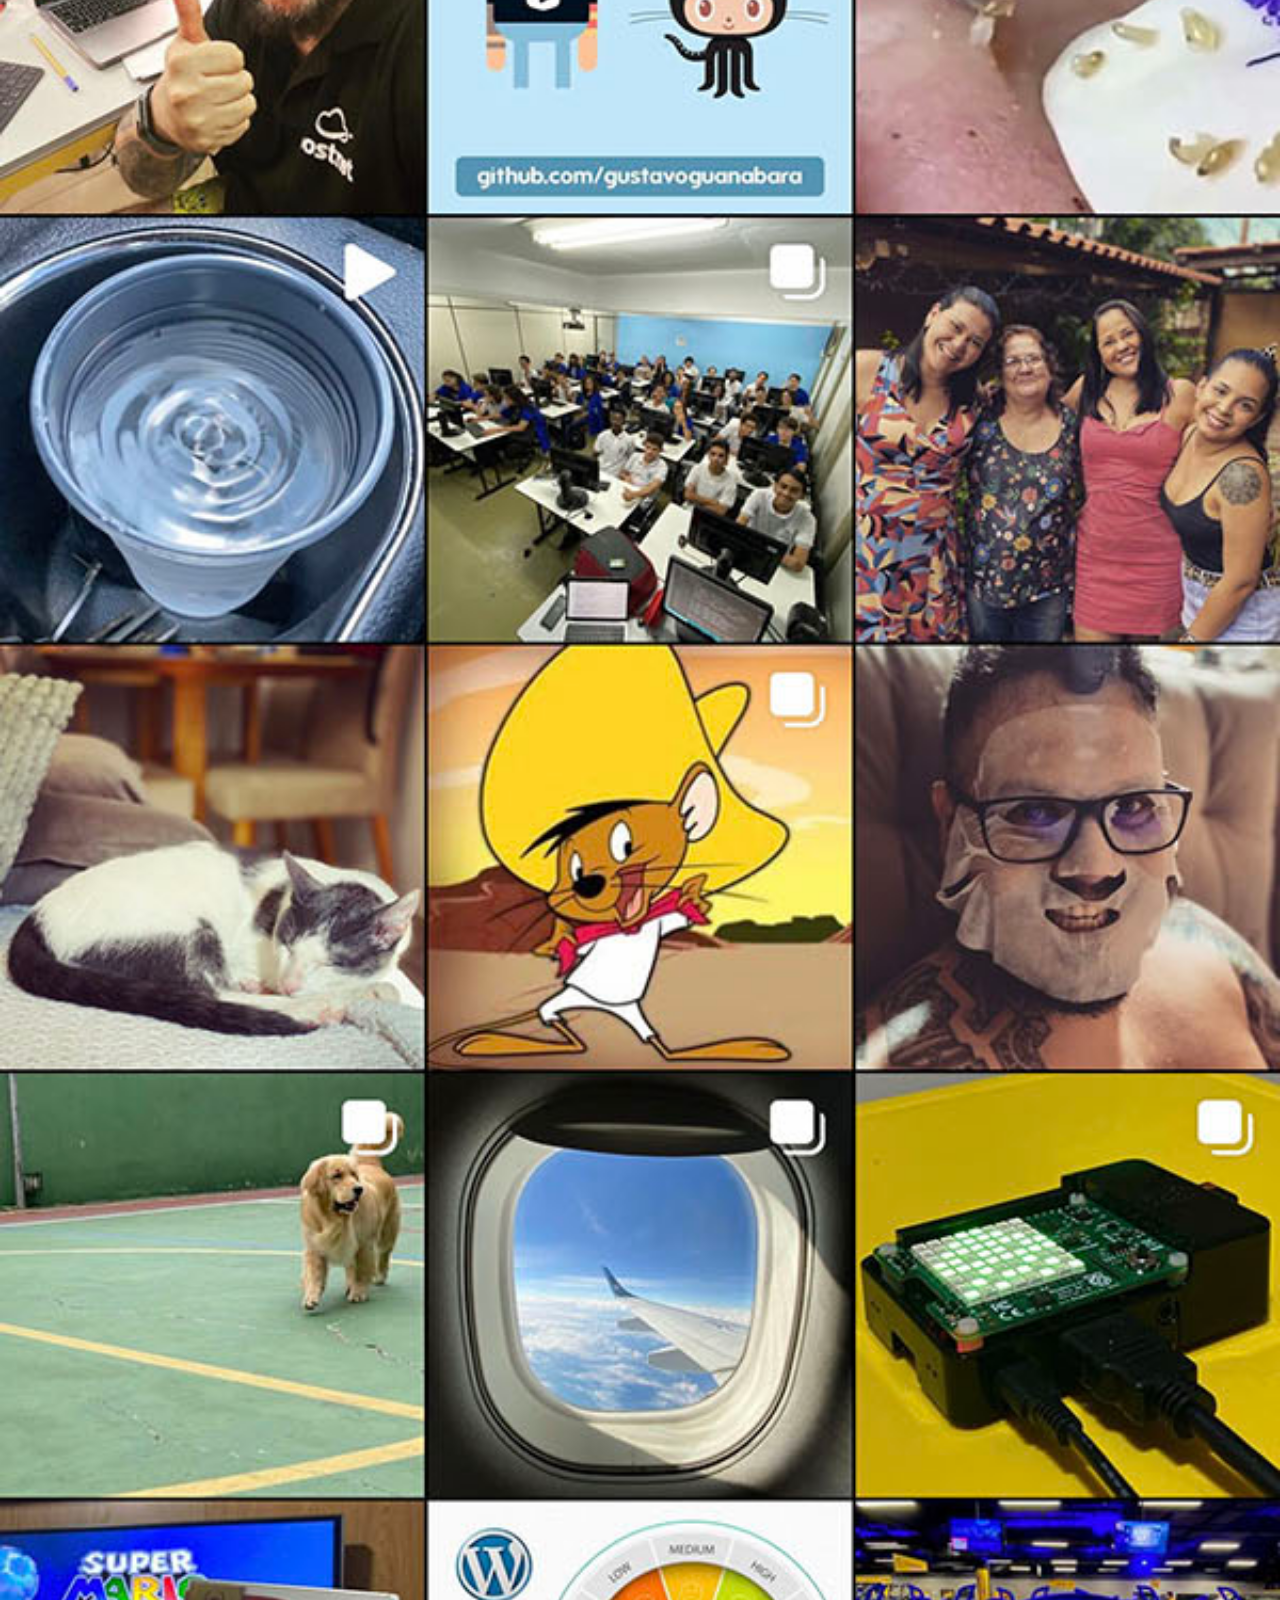
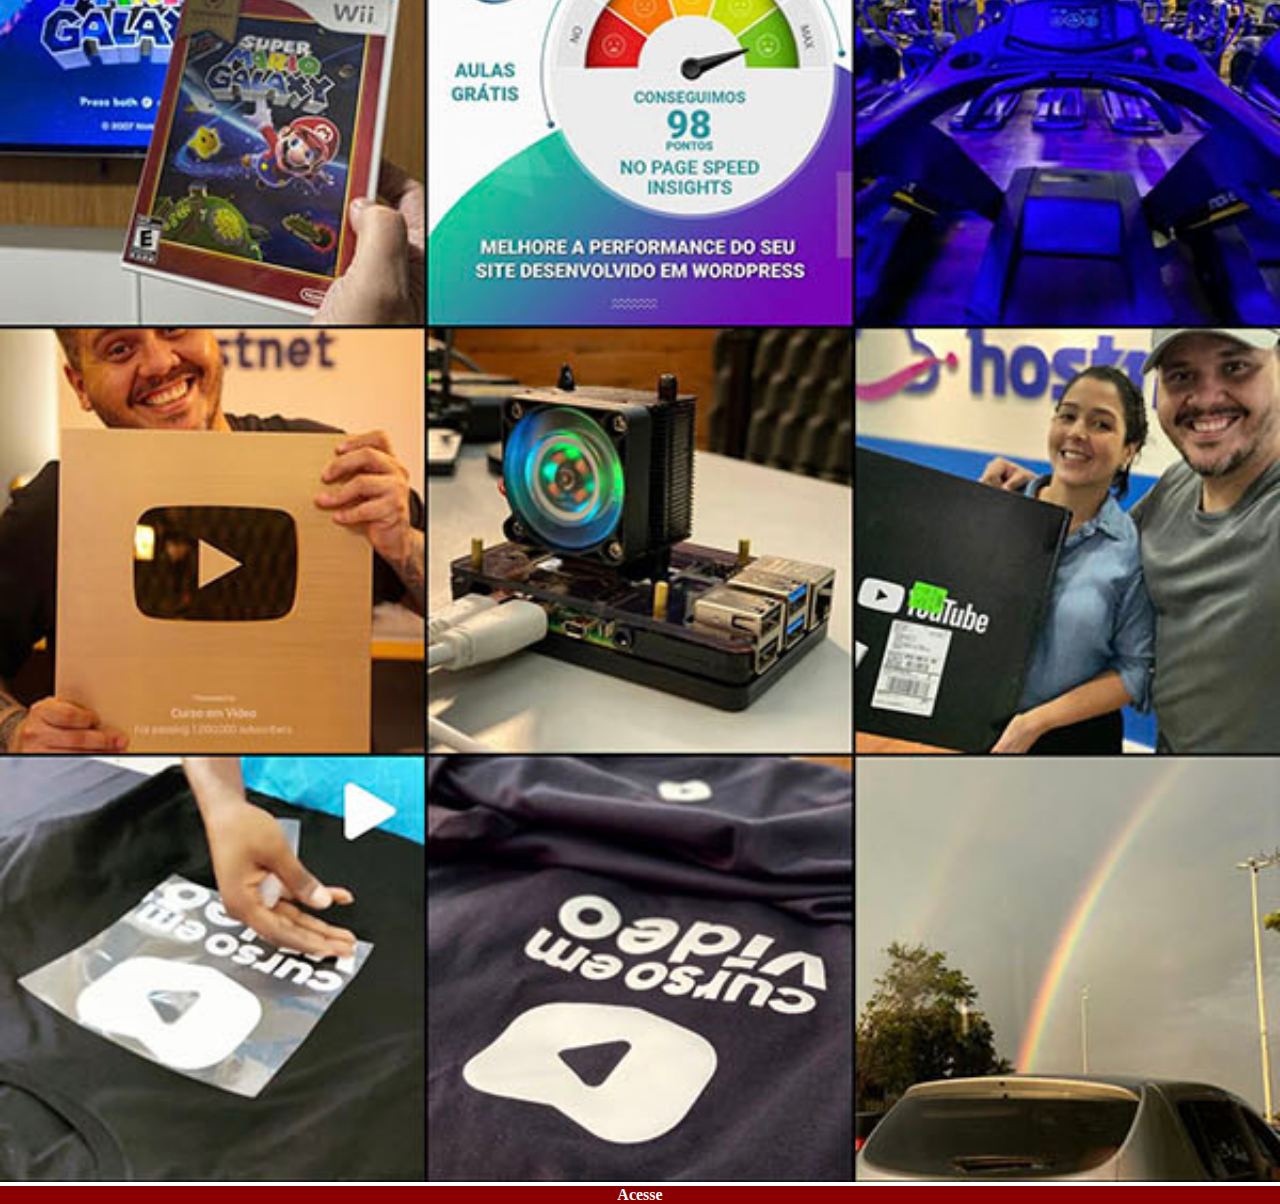
<file: instagram.html>
<!DOCTYPE html>
<html lang="pt-br">
<head>
    <meta charset="UTF-8">
    <meta http-equiv="X-UA-Compatible" content="IE=edge">
    <meta name="viewport" content="width=device-width, initial-scale=1.0">
    <link rel="stylesheet" href="redes.css">
    <title>Instagram</title>
</head>
<body>
    <img src="imagens/tela-instagram.jpg" alt="Instagram">
    <a href="https://www.instagram.com/rodrigoyvan/" target="_blank">Acesse</a>
</body>
</html>
</file>
<file: estilos/style.css>
@charset "UTF-8";

*{
    margin: 0px;
    padding: 0px;
    font-family: Arial, Helvetica, sans-serif;
}

html, body{
    height: 100vh;
    width: 100vw;
}

body{
    background: url('../imagens/fundo-madeira.jpg') no-repeat top center / cover fixed;
}

main{
    position: relative;
    height: 100vh;
}

section#celular{
    position: absolute;
    top: 50%;
    left: 50%;
    transform: translate(-50%, -50%);
    height: 627px;
    width: 311px;
    background: url('../imagens/frame-iphone.png') no-repeat;    
}

iframe#tela{
    position: relative;
    top: 80px;
    left: 22px;
    height: 471px;
    width: 267px;
}

section#redes-sociais{
    text-align: right;
}

section#redes-sociais img{
    width: 50px;
    margin: 9px;
    border-radius: 50%;
    box-shadow: 2px 2px 5px rgba(0, 0, 0, 0.582);
    box-sizing: border-box;
}

section#redes-sociais img:hover{
    border: 2px solid rgba(255, 255, 255, 0.507);
    transform: translate(-1px, -1px);
    box-shadow: 4px 4px 10px rgba(0, 0, 0, 0.616);
    transition: transform .5s;
}
</file>
<file: redes.css>
@charset "UTF-8";

*{
    margin: 0px;
    padding: 0px;
}

::-webkit-scrollbar{
    width: 0px;
    height: 0px;
}

img{
    width: 100vw;                    
}

a{
    display: block;
    background-color: darkred;
    color: white;
    text-align: center;
    text-decoration: none;
    font-weight: bolder;
    
}

a:hover{
    background-color: red;
}
</file>
